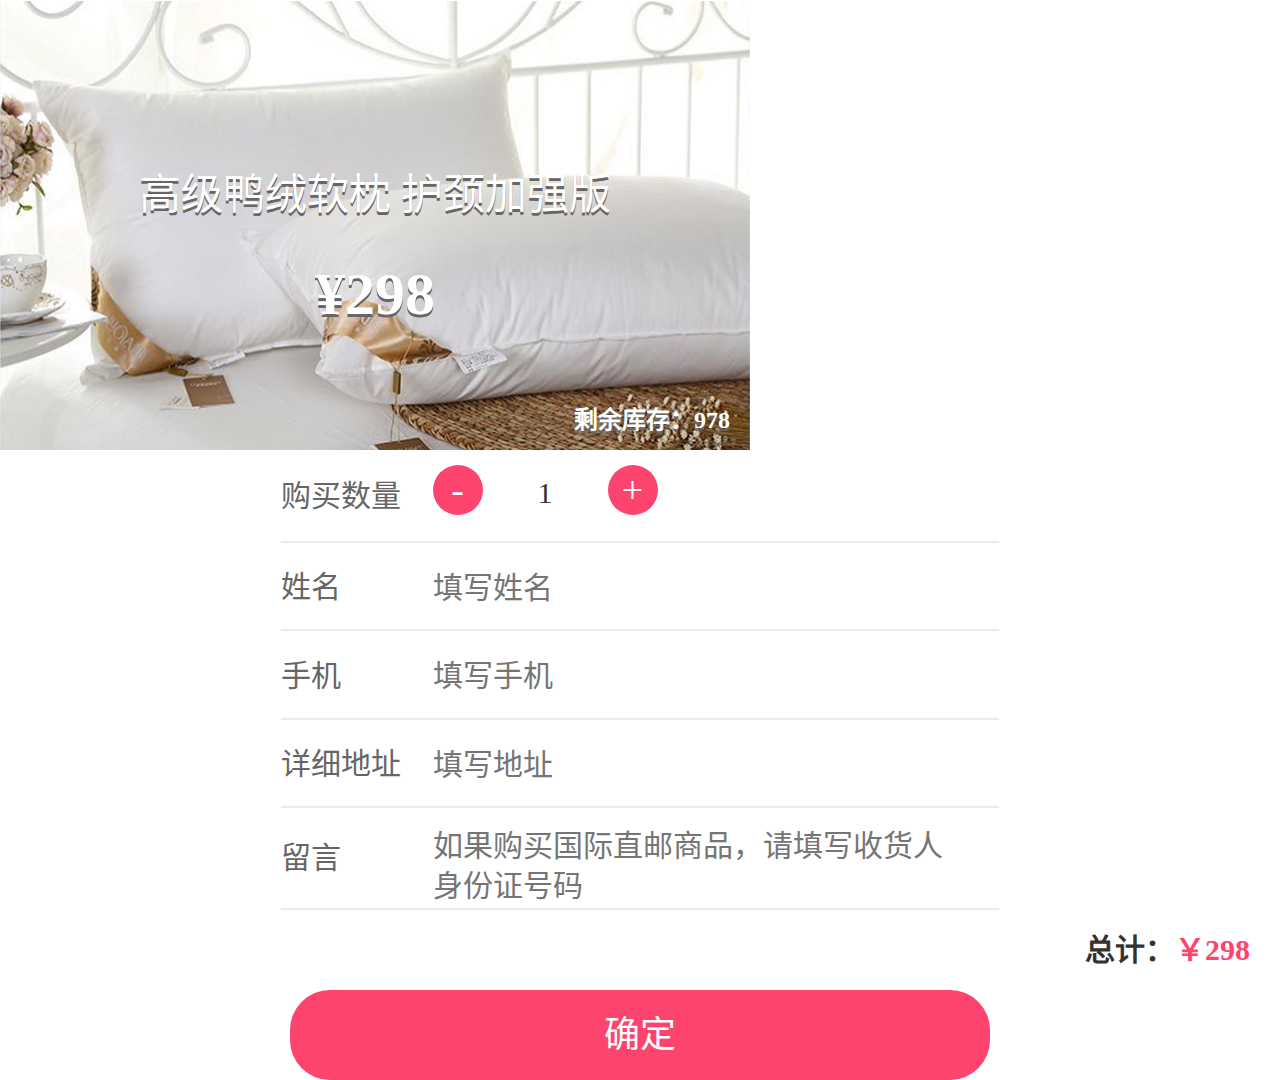
<file: 20161104detail.html>
<!DOCTYPE html>
<html lang="zh-cn" class="no-js">
	<head>
		<meta http-equiv="Content-Type">
		<meta content="text/html; charset=utf-8">
		<meta charset="utf-8">
		<title>会员中心</title>		
		<meta name="viewport" content="target-densitydpi=device-dpi, width=750px, user-scalable=no">
		<meta name="format-detection" content="telephone=no">
		<meta name="format-detection" content="email=no">
		<script src="./js/zepto.min.js"></script>
		<script>
		function adaptscreen(widthnum){
			var DEFAULT_WIDTH = widthnum, // 页面的默认宽度
			ua = navigator.userAgent.toLowerCase(), // 根据 user agent 的信息获取浏览器信息
			deviceWidth = window.screen.width, // 设备的宽度
			devicePixelRatio = window.devicePixelRatio || 1, // 物理像素和设备独立像素的比例，默认为1
			targetDensitydpi;    // Android4.0以下手机不支持viewport的width，需要设置target-densitydpi
			if (ua.indexOf("android") !== -1 && parseFloat(ua.slice(ua.indexOf("android")+8)) < 4) {
				targetDensitydpi = DEFAULT_WIDTH / deviceWidth * devicePixelRatio * 160;
				$('meta[name="viewport"]').attr('content', 'target-densitydpi=' + targetDensitydpi + ', width=device-width, user-scalable=no');
			}else{
				$('meta[name="viewport"]').attr('content', 'target-densitydpi=device-dpi, width='+DEFAULT_WIDTH+'px, user-scalable=no');
			}
		}
		adaptscreen(750);
		</script>      
		<link rel="stylesheet" type="text/css" href="css/reset.css?v=0" />
		<link rel="stylesheet" type="text/css" href="css/index.css?v=0" />
		<link rel="stylesheet" type="text/css" href="css/animations.css?v=0" />
		<link rel="stylesheet" type="text/css" href="css/index20161104.css?v=0" />
	</head>
	<body>
		<div class="detail_wrap">
			<div class="detail-top">
				<img class="cover" src="./imgs/eg/goods_eg.jpg" />
				<div class="name">高级鸭绒软枕 护颈加强版</div>
				<div class="price">¥298</div>
				<div class="rest">剩余库存：978</div>
			</div>
			<div class="detail-main">
				<div class="dm-line">
					<div class="dl-title dib">购买数量</div>
					<div class="dl-form dib"><span class="js-m">-</span><span class="num js-num">1</span><span class="js-a">+</span></div>
				</div>
				<div class="dm-line">
					<div class="dl-title dib">姓名</div>
					<div class="dl-form dib"><input class="dfi dib" type="text" name="" placeholder="填写姓名"></div>
				</div>	
				<div class="dm-line">
					<div class="dl-title dib">手机</div>
					<div class="dl-form dib"><input class="dfi dib" type="text" name="" placeholder="填写手机"></div>
				</div>	
				<div class="dm-line">
					<div class="dl-title dib">详细地址</div>
					<div class="dl-form dib"><input class="dfi dib" type="text" name="" placeholder="填写地址"></div>
				</div>	
				<div class="dm-line">
					<div class="dl-title dib">留言</div>
					<div class="dl-form dib"><textarea class="dft dib" rows="2" placeholder="如果购买国际直邮商品，请填写收货人身份证号码"></textarea></div>
				</div>	
			</div>
			<div class="detail-sum">总计：<span>￥298</span></div>
			<a class="submit-bt" href="javascript:;">确定</a>
		</div>
		<script type="text/javascript">
			$('.js-m').on('tap',function(){
				$('.js-num').html($('.js-num').html() - 1 < 0 ? 0 : $('.js-num').html() - 1)
			})
			$('.js-a').on('tap',function(){
				$('.js-num').html($('.js-num').html() *1 + 1)
			})
		</script>
	</body>
</html>
</file>
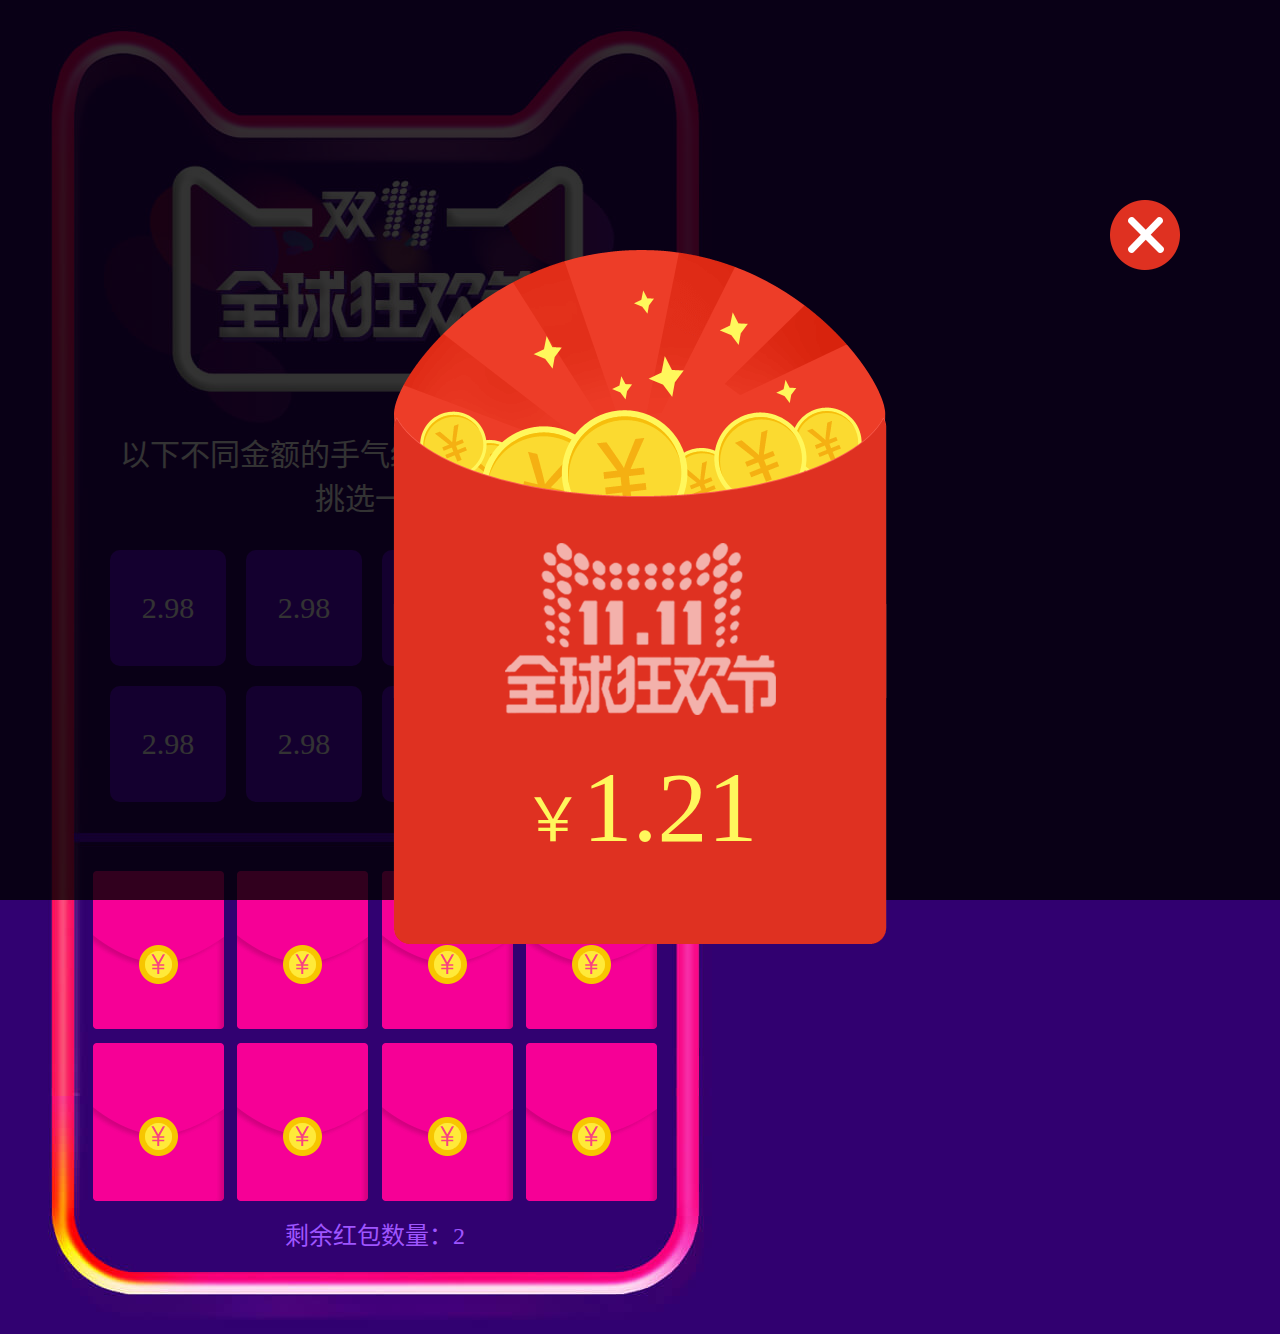
<file: 20161104hongbao.html>
<!DOCTYPE html>
<html lang="zh-cn" class="no-js">
	<head>
		<meta http-equiv="Content-Type">
		<meta content="text/html; charset=utf-8">
		<meta charset="utf-8">
		<title>会员中心</title>		
		<meta name="viewport" content="target-densitydpi=device-dpi, width=750px, user-scalable=no">
		<meta name="format-detection" content="telephone=no">
		<meta name="format-detection" content="email=no">
		<script src="./js/zepto.min.js"></script>
		<script>
		function adaptscreen(widthnum){
			var DEFAULT_WIDTH = widthnum, // 页面的默认宽度
			ua = navigator.userAgent.toLowerCase(), // 根据 user agent 的信息获取浏览器信息
			deviceWidth = window.screen.width, // 设备的宽度
			devicePixelRatio = window.devicePixelRatio || 1, // 物理像素和设备独立像素的比例，默认为1
			targetDensitydpi;    // Android4.0以下手机不支持viewport的width，需要设置target-densitydpi
			if (ua.indexOf("android") !== -1 && parseFloat(ua.slice(ua.indexOf("android")+8)) < 4) {
				targetDensitydpi = DEFAULT_WIDTH / deviceWidth * devicePixelRatio * 160;
				$('meta[name="viewport"]').attr('content', 'target-densitydpi=' + targetDensitydpi + ', width=device-width, user-scalable=no');
			}else{
				$('meta[name="viewport"]').attr('content', 'target-densitydpi=device-dpi, width='+DEFAULT_WIDTH+'px, user-scalable=no');
			}
		}
		adaptscreen(750);
		</script>      
		<link rel="stylesheet" type="text/css" href="css/reset.css?v=0" />
		<link rel="stylesheet" type="text/css" href="css/index.css?v=0" />
		<link rel="stylesheet" type="text/css" href="css/animations.css?v=0" />
		<link rel="stylesheet" type="text/css" href="css/index20161104.css?v=0" />
	</head>
	<body class="hongbao_bg">
		<div class="hongbao_wrap">
			<div class="hw-remind">以下不同金额的手气红包，已被打乱请挑选一个</div>
			<div class="hw-rest">剩余红包数量：<span class="hwr">2</span></div>
			<div class="hw-num-wrap">
				<a class="hw-num" href="javascript:;">2.98</a>
				<a class="hw-num" href="javascript:;">2.98</a>
				<a class="hw-num" href="javascript:;">2.98</a>
				<a class="hw-num" href="javascript:;">2.98</a>
				<a class="hw-num" href="javascript:;">2.98</a>
				<a class="hw-num" href="javascript:;">2.98</a>
				<a class="hw-num" href="javascript:;">2.98</a>
				<a class="hw-num" href="javascript:;">2.98</a>
			</div>
			<div class="hw-red-pocket">
				<a class="hw-rp" href="javascript:;"></a>
				<a class="hw-rp" href="javascript:;"></a>
				<a class="hw-rp" href="javascript:;"></a>
				<a class="hw-rp" href="javascript:;"></a>
				<a class="hw-rp" href="javascript:;"></a>
				<a class="hw-rp" href="javascript:;"></a>
				<a class="hw-rp" href="javascript:;"></a>
				<a class="hw-rp" href="javascript:;"></a>
			</div>
		</div>
		<!-- 红包弹窗 -->
		<div class="window-wrap">
			<div class="window-mask"></div>
			<img class="window-close" src="./imgs/20161104/window_close.png" />
			<div class="window-main">
				<div class="wm-show"><span class="mark">￥</span><span class="num">1.21</span></div>
			</div>
		</div>
		<!-- 红包弹窗end -->

		<script>
			$(function(){
				$('.window-mask').on('tap',function(){
					$('.window-wrap').addClass('hide');
				})
			})
		</script>
	</body>
</html>
</file>
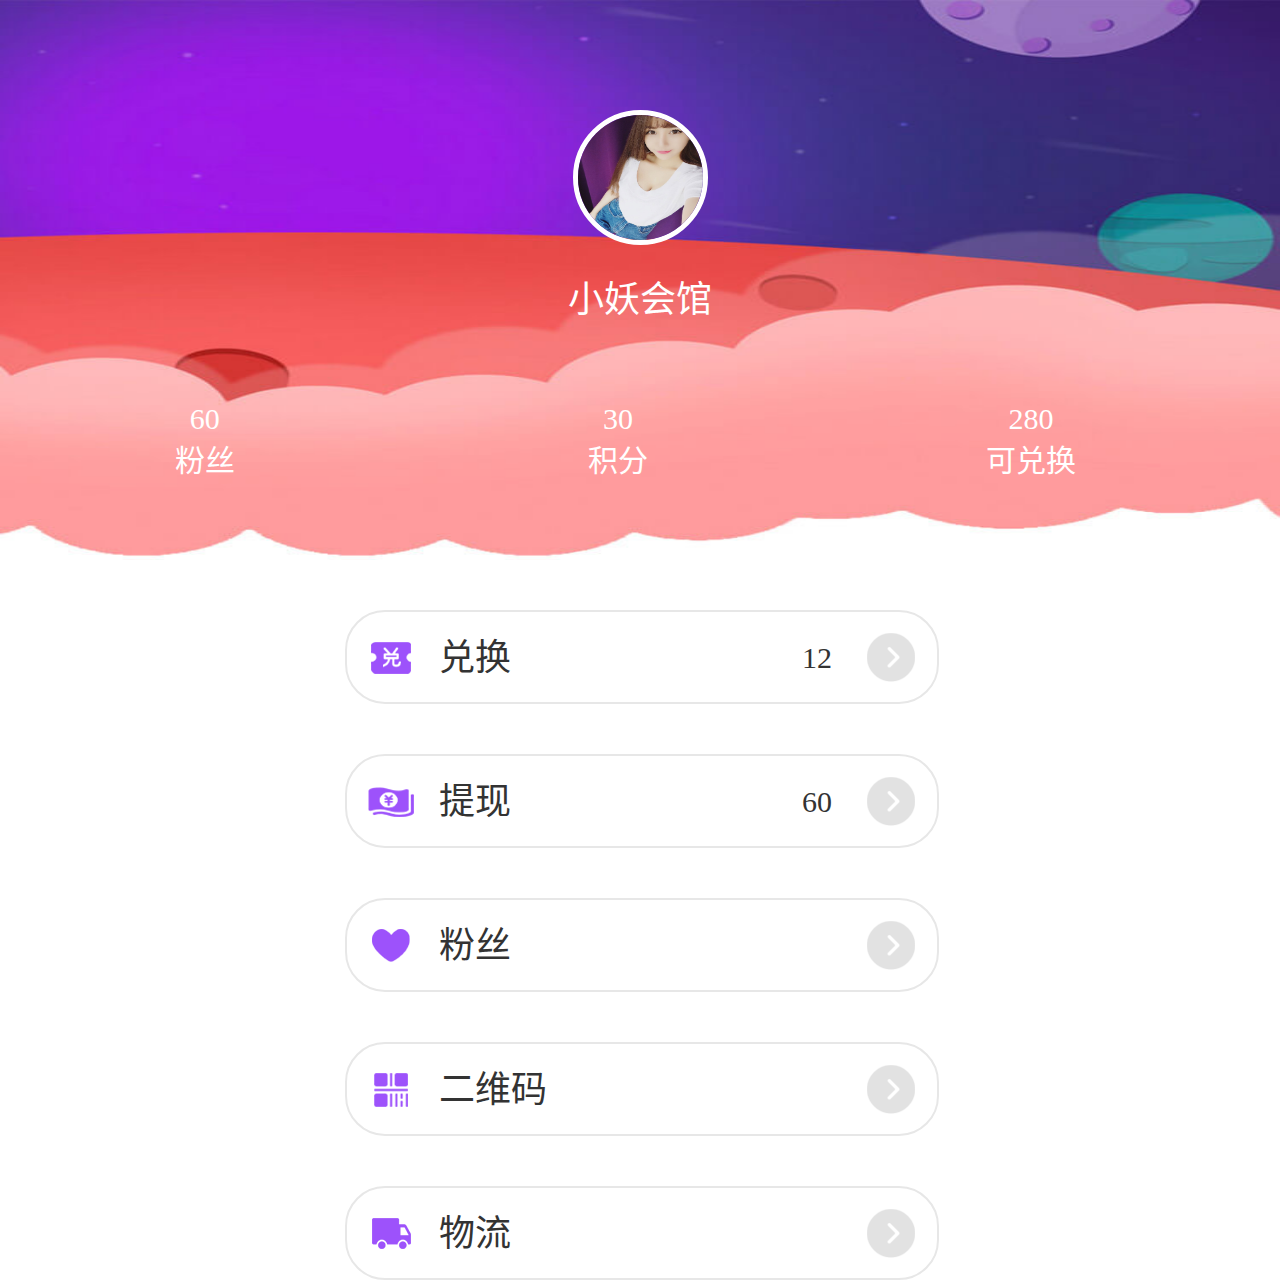
<file: 20161104index.html>
<!DOCTYPE html>
<html lang="zh-cn" class="no-js">
	<head>
		<meta http-equiv="Content-Type">
		<meta content="text/html; charset=utf-8">
		<meta charset="utf-8">
		<title>会员中心</title>		
		<meta name="viewport" content="target-densitydpi=device-dpi, width=750px, user-scalable=no">
		<meta name="format-detection" content="telephone=no">
		<meta name="format-detection" content="email=no">
		<script src="./js/zepto.min.js"></script>
		<script>
		function adaptscreen(widthnum){
			var DEFAULT_WIDTH = widthnum, // 页面的默认宽度
			ua = navigator.userAgent.toLowerCase(), // 根据 user agent 的信息获取浏览器信息
			deviceWidth = window.screen.width, // 设备的宽度
			devicePixelRatio = window.devicePixelRatio || 1, // 物理像素和设备独立像素的比例，默认为1
			targetDensitydpi;    // Android4.0以下手机不支持viewport的width，需要设置target-densitydpi
			if (ua.indexOf("android") !== -1 && parseFloat(ua.slice(ua.indexOf("android")+8)) < 4) {
				targetDensitydpi = DEFAULT_WIDTH / deviceWidth * devicePixelRatio * 160;
				$('meta[name="viewport"]').attr('content', 'target-densitydpi=' + targetDensitydpi + ', width=device-width, user-scalable=no');
			}else{
				$('meta[name="viewport"]').attr('content', 'target-densitydpi=device-dpi, width='+DEFAULT_WIDTH+'px, user-scalable=no');
			}
		}
		adaptscreen(750);
		</script>      
		<link rel="stylesheet" type="text/css" href="css/reset.css?v=0" />
		<link rel="stylesheet" type="text/css" href="css/index.css?v=0" />
		<link rel="stylesheet" type="text/css" href="css/animations.css?v=0" />
		<link rel="stylesheet" type="text/css" href="css/index20161104.css?v=0" />
	</head>
	<body>
		<div class="center_wrap">
			<div class="center_top">
				<img class="ct_head" src="./imgs/eg/photo_eg.jpg" />
				<div class="ct_name">小妖会馆</div>
				<div class="ct_state">
					<div class="dib unit">
						<p>60</p>
						<p>粉丝</p>
					</div>
					<div class="dib unit">
						<p>30</p>
						<p>积分</p>
					</div>
					<div class="dib unit">
						<p>280</p>
						<p>可兑换</p>
					</div>
				</div>
			</div>
			<div class="center_main">
				<ul>
					<li>
						<a class="li-wrap" href="javascript:;">
							<div class="mark dib duihuan"></div>
							<div class="name dib">兑换</div>
							<div class="num dib">12</div>
						</a>
					</li>
					<li>
						<a class="li-wrap" href="javascript:;">
							<div class="mark dib tixian"></div>
							<div class="name dib">提现</div>
							<div class="num dib">60</div>
						</a>
					</li>
					<li>
						<a class="li-wrap" href="javascript:;">
							<div class="mark dib fensi"></div>
							<div class="name dib">粉丝</div>
						</a>
					</li>
					<li>
						<a class="li-wrap" href="javascript:;">
							<div class="mark dib qrcode"></div>
							<div class="name dib">二维码</div>
						</a>
					</li>
					<li>
						<a class="li-wrap" href="javascript:;">
							<div class="mark dib flow"></div>
							<div class="name dib">物流</div>
						</a>
					</li>
				</ul>
			</div>
		</div>
	</body>
</html>
</file>
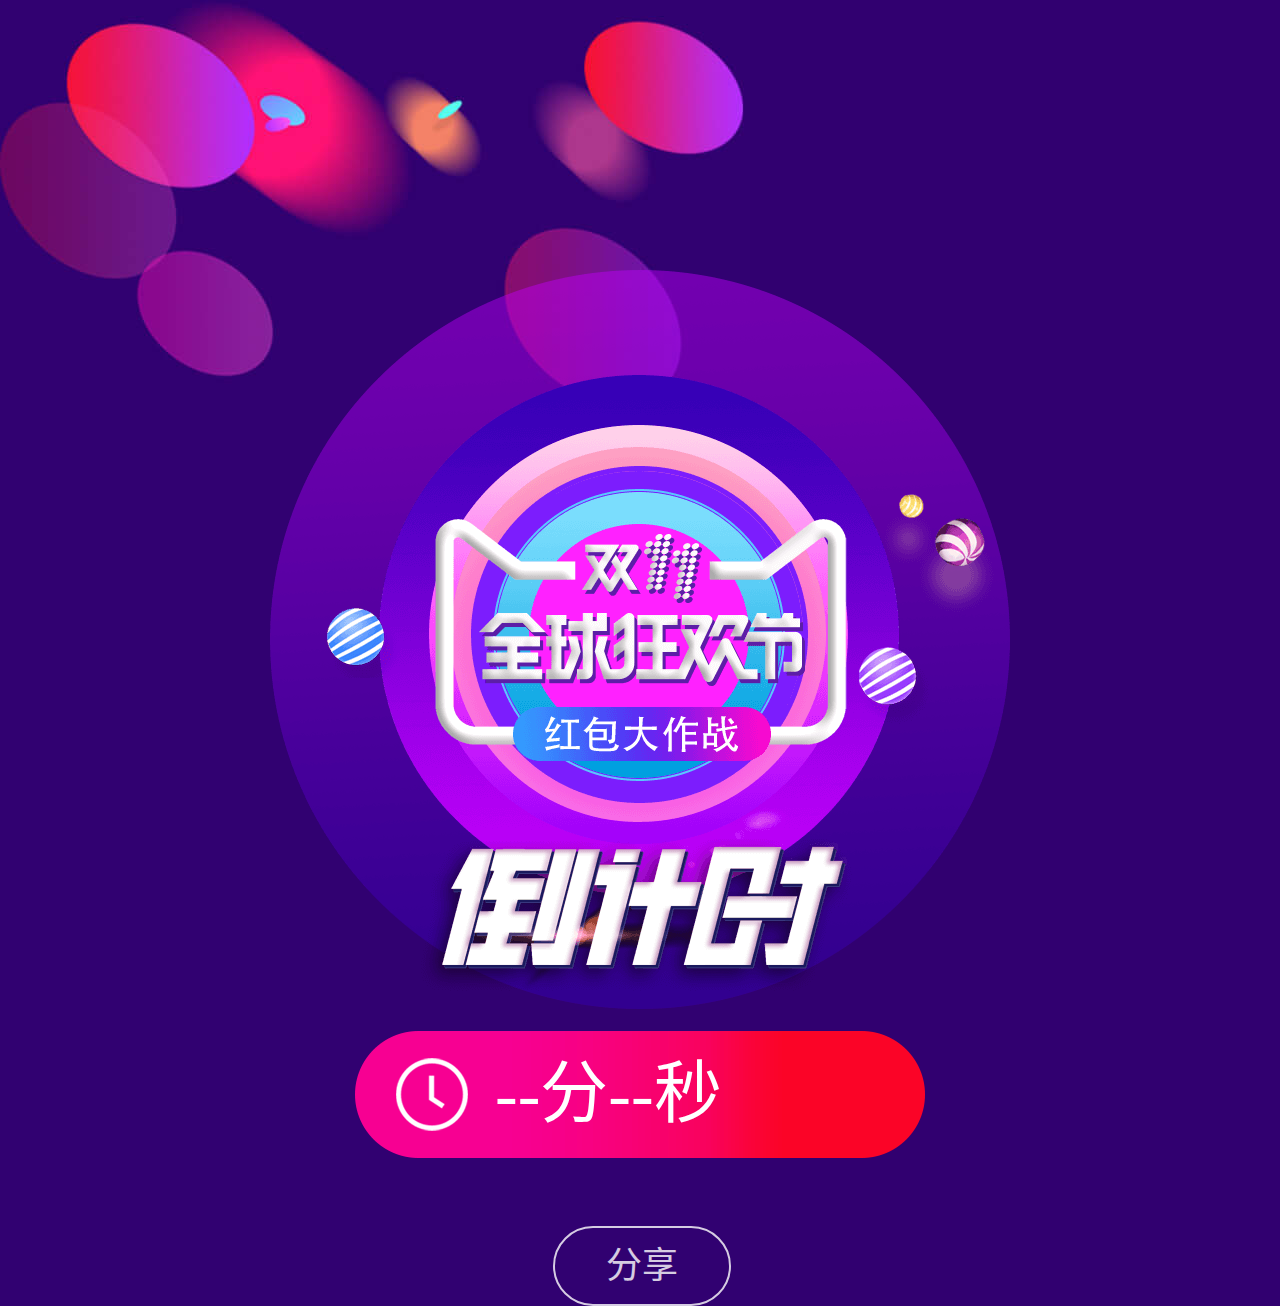
<file: 20161104timeout.html>
<!DOCTYPE html>
<html lang="zh-cn" class="no-js">
	<head>
		<meta http-equiv="Content-Type">
		<meta content="text/html; charset=utf-8">
		<meta charset="utf-8">
		<title>会员中心</title>		
		<meta name="viewport" content="target-densitydpi=device-dpi, width=750px, user-scalable=no">
		<meta name="format-detection" content="telephone=no">
		<meta name="format-detection" content="email=no">
		<script src="./js/zepto.min.js"></script>
		<script>
		function adaptscreen(widthnum){
			var DEFAULT_WIDTH = widthnum, // 页面的默认宽度
			ua = navigator.userAgent.toLowerCase(), // 根据 user agent 的信息获取浏览器信息
			deviceWidth = window.screen.width, // 设备的宽度
			devicePixelRatio = window.devicePixelRatio || 1, // 物理像素和设备独立像素的比例，默认为1
			targetDensitydpi;    // Android4.0以下手机不支持viewport的width，需要设置target-densitydpi
			if (ua.indexOf("android") !== -1 && parseFloat(ua.slice(ua.indexOf("android")+8)) < 4) {
				targetDensitydpi = DEFAULT_WIDTH / deviceWidth * devicePixelRatio * 160;
				$('meta[name="viewport"]').attr('content', 'target-densitydpi=' + targetDensitydpi + ', width=device-width, user-scalable=no');
			}else{
				$('meta[name="viewport"]').attr('content', 'target-densitydpi=device-dpi, width='+DEFAULT_WIDTH+'px, user-scalable=no');
			}
		}
		adaptscreen(750);
		</script>      
		<link rel="stylesheet" type="text/css" href="css/reset.css?v=0" />
		<link rel="stylesheet" type="text/css" href="css/index.css?v=0" />
		<link rel="stylesheet" type="text/css" href="css/animations.css?v=0" />
		<link rel="stylesheet" type="text/css" href="css/index20161104.css?v=0" />
	</head>
	<body class="timeout_bg">
		<div class="timeout_wrap">
			<img class="tw-main2 pt-page-bigAndSmall" src="./imgs/20161104/timeout_main2.png" alt="">
			<img class="tw-main" src="./imgs/20161104/timeout_main.png" alt="">
			<div class="tw-timeout" lasttime="50000">--分--秒</div>
			<div class="tw-share">分享</div>
		</div>
		<script>
		var curDate = new Date();
		var timer={};
		$(function(){
			daojishi();
		})

		/*倒计时*/
		function formatSeconds(value) {
		    var theTime = parseInt(value);// 秒
		    var theTime1 = 0;// 分
		    var theTime2 = 0;// 小时
		    if(theTime > 60) {
		        theTime1 = parseInt(theTime/60);
		        theTime = parseInt(theTime%60);
		        //     if(theTime1 > 60) {
		        //     theTime2 = parseInt(theTime1/60);
		        //     theTime1 = parseInt(theTime1%60);
		        // }
		    }
		        var result = ""+parseInt(theTime)+"秒";
		        if(theTime1 > 0) {
		            result = ""+parseInt(theTime1)+"分"+result;
		        }
		        if(theTime2 > 0 && theTime2 < 24) {
		            result = ""+parseInt(theTime2)+"小时"+result;
		        }else if(theTime2 > 0 && theTime2 >= 24){
		            result = "" +parseInt(theTime2/24) + "天" + parseInt(theTime2%24) + "小时"+result;
		        }
		    return result;
		}

		function daojishi(){
			timer = setInterval(function(){
				var tmpDate = new Date();
				$('[lasttime]').each(function(){
					var restsecond = $(this).attr('lasttime');
					var restNow = parseInt((restsecond * 1000  - (tmpDate - curDate))/1000);
					//console.log(restNow);
					if(restNow < 0){
						restNow = 0;
						/*倒计时结束逻辑*/
						window.location.href = window.location.href;
					}else{
						$(this).html(formatSeconds(restNow))					
					}
				})
			},1000)
		}
		</script>
	</body>
</html>
</file>
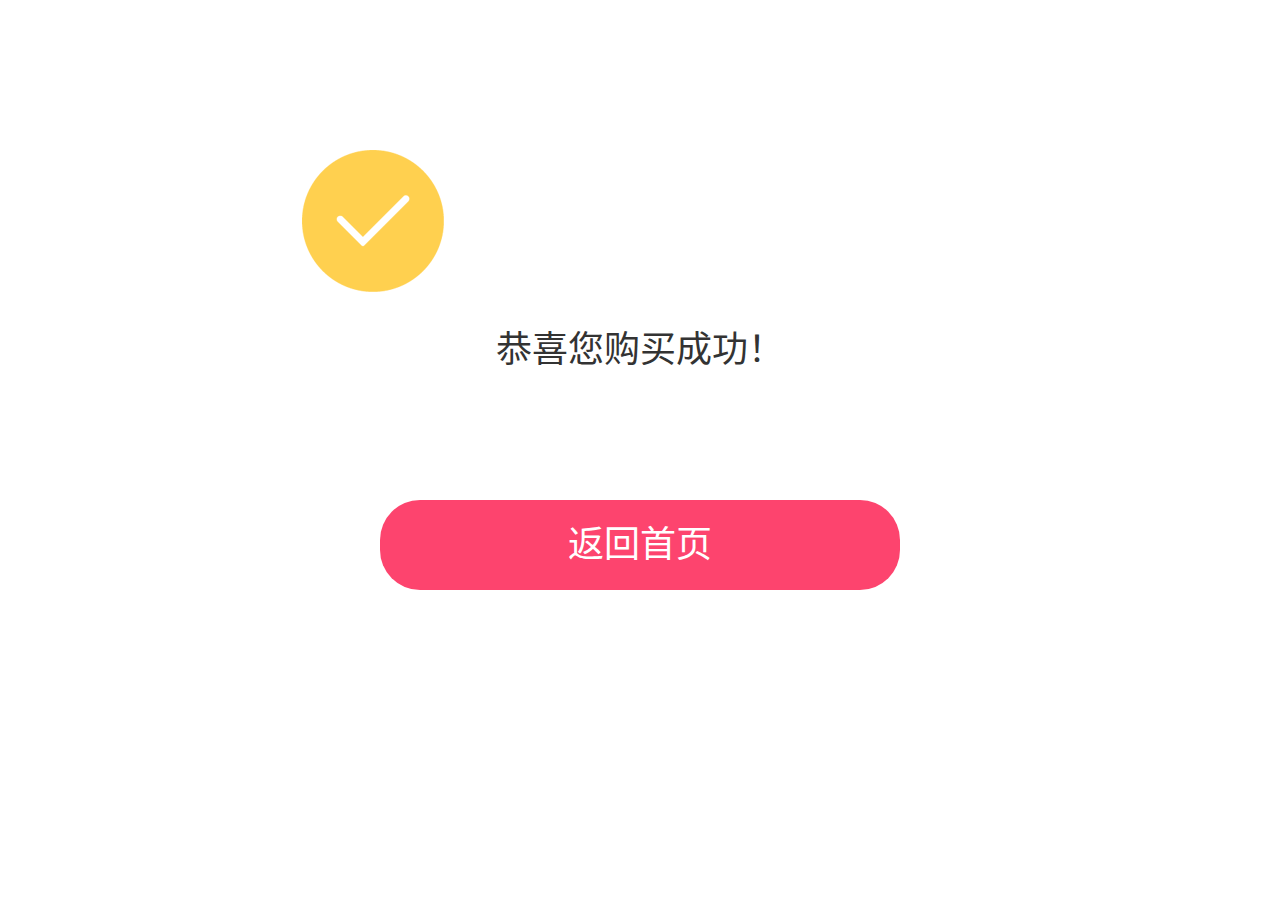
<file: 20161105success.html>
<!DOCTYPE html>
<html lang="zh-cn" class="no-js">
	<head>
		<meta http-equiv="Content-Type">
		<meta content="text/html; charset=utf-8">
		<meta charset="utf-8">
		<title>会员中心</title>		
		<meta name="viewport" content="target-densitydpi=device-dpi, width=750px, user-scalable=no">
		<meta name="format-detection" content="telephone=no">
		<meta name="format-detection" content="email=no">
		<script src="./js/zepto.min.js"></script>
		<script>
		function adaptscreen(widthnum){
			var DEFAULT_WIDTH = widthnum, // 页面的默认宽度
			ua = navigator.userAgent.toLowerCase(), // 根据 user agent 的信息获取浏览器信息
			deviceWidth = window.screen.width, // 设备的宽度
			devicePixelRatio = window.devicePixelRatio || 1, // 物理像素和设备独立像素的比例，默认为1
			targetDensitydpi;    // Android4.0以下手机不支持viewport的width，需要设置target-densitydpi
			if (ua.indexOf("android") !== -1 && parseFloat(ua.slice(ua.indexOf("android")+8)) < 4) {
				targetDensitydpi = DEFAULT_WIDTH / deviceWidth * devicePixelRatio * 160;
				$('meta[name="viewport"]').attr('content', 'target-densitydpi=' + targetDensitydpi + ', width=device-width, user-scalable=no');
			}else{
				$('meta[name="viewport"]').attr('content', 'target-densitydpi=device-dpi, width='+DEFAULT_WIDTH+'px, user-scalable=no');
			}
		}
		adaptscreen(750);
		</script>      
		<link rel="stylesheet" type="text/css" href="css/reset.css?v=0" />
		<link rel="stylesheet" type="text/css" href="css/index.css?v=0" />
		<link rel="stylesheet" type="text/css" href="css/animations.css?v=0" />
		<link rel="stylesheet" type="text/css" href="css/index20161104.css?v=0" />
	</head>
	<body>
		<div class="success_wrap">
			<img class="success_icon" src="./imgs/20161104/success.png" />
			<div class="success_tips">恭喜您购买成功！</div>
			<a class="success_back" href="javascript:;">返回首页</a>
		</div>
	</body>
</html>
</file>
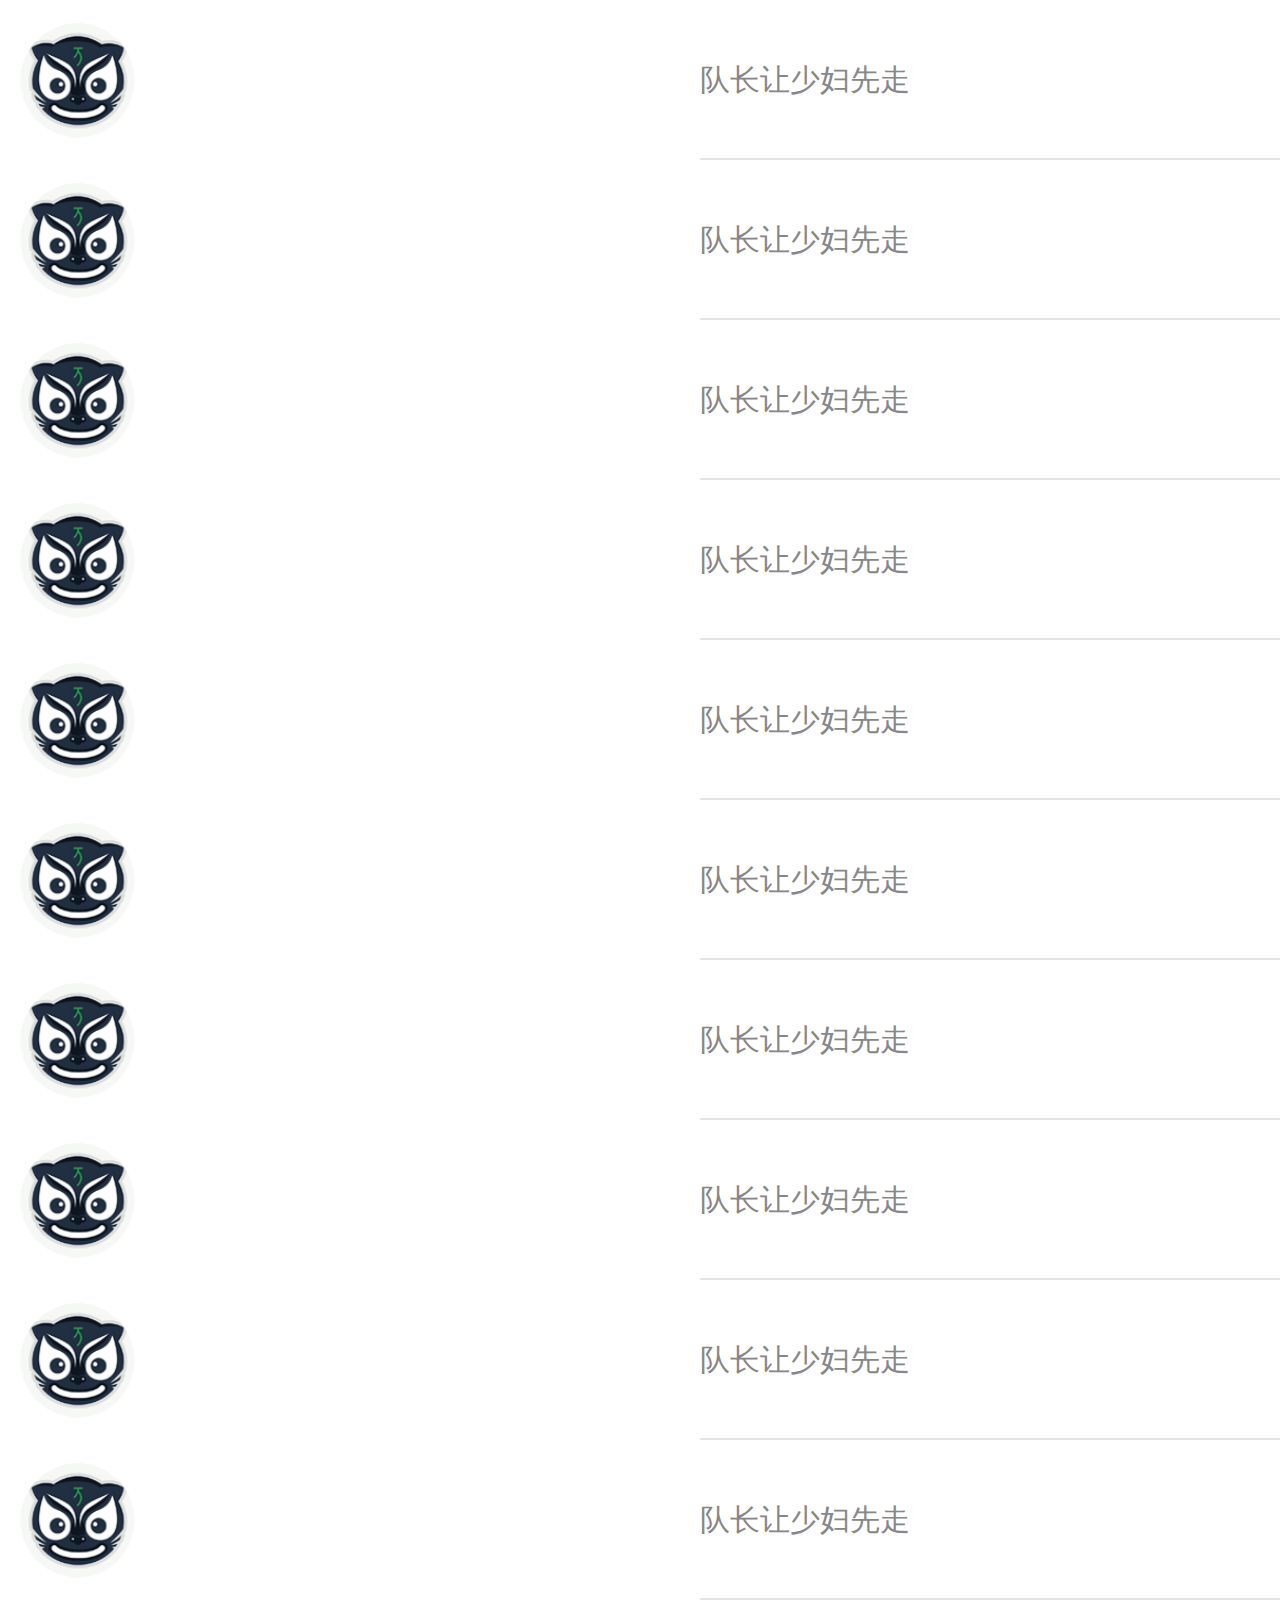
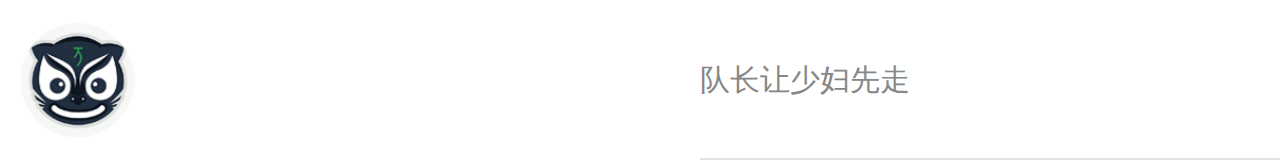
<file: fanlist.html>
<!DOCTYPE html>
<html>
<head>
	<meta name="format-detection" content="telephone=no">
	<meta name="format-detection" content="email=no"> 
	<meta http-equiv="Content-Type">
	<meta content="text/html; charset=utf-8">
	<meta charset="utf-8">
	<meta name="viewport" content="target-densitydpi=device-dpi, width=750px, user-scalable=no">
	<title>我的粉丝</title>
	<link rel="stylesheet" type="text/css" href="./css/reset.css?v=2" />
	<link rel="stylesheet" type="text/css" href="./css/index.css?v=2" />
	<style type="text/css">
		
		.main-wrap.fanlist{

		}

		.main-wrap.fanlist .fan-ul{
			position: relative;
		}

		.main-wrap.fanlist .fan-ul li{
			position: relative;
			height: 160px;
			line-height: 160px;
			overflow: hidden;
		}

		.main-wrap.fanlist .list-cover{
		   padding-left: 20px;
		   padding-right: 20px;
		   vertical-align: top;
		}

		.main-wrap.fanlist .cover{
			width: 115px;
			height: 115px;
			border-radius: 50%;
		}

		.main-wrap.fanlist .list-nickname{
			width: 580px;
			height: 160px;
			line-height: 160px;
			border-bottom: 2px solid #e3e3e3;
			vertical-align: top;
			font-size: 30px;
			white-space: nowrap;
			overflow: hidden;
			text-overflow: ellipsis;
			box-sizing: border-box;
		}

		.main-wrap.fanlist .loader {
			position: fixed;
		    box-sizing: border-box;
		    display: flex;
		    flex: 0 1 auto;
		    flex-direction: column;
		    flex-grow: 1;
		    flex-shrink: 0;
		    flex-basis: 25%;
		    max-width: 25%;
		    height: 80px;
		    align-items: center;
		    justify-content: center;
		    left: 50%;
		    bottom: 0px;
		    margin-left: -30px;
		}
		
		.main-wrap.fanlist .loader {
			position: fixed;
		    box-sizing: border-box;
		    display: flex;
		    flex: 0 1 auto;
		    flex-direction: column;
		    flex-grow: 1;
		    flex-shrink: 0;
		    flex-basis: 25%;
		    max-width: 25%;
		    height: 80px;
		    align-items: center;
		    justify-content: center;
		    left: 50%;
		    bottom: 0px;
		    margin-left: -30px;
		}


		@-webkit-keyframes ball-pulse-sync {
		  33% {
		    -webkit-transform: translateY(10px);
		            transform: translateY(10px); }

		  66% {
		    -webkit-transform: translateY(-10px);
		            transform: translateY(-10px); }

		  100% {
		    -webkit-transform: translateY(0);
		            transform: translateY(0); } }

		@keyframes ball-pulse-sync {
		  33% {
		    -webkit-transform: translateY(10px);
		            transform: translateY(10px); }

		  66% {
		    -webkit-transform: translateY(-10px);
		            transform: translateY(-10px); }

		  100% {
		    -webkit-transform: translateY(0);
		            transform: translateY(0); } }

		.ball-pulse-sync > div:nth-child(0) {
		  -webkit-animation: ball-pulse-sync 0.6s 0s infinite ease-in-out;
		          animation: ball-pulse-sync 0.6s 0s infinite ease-in-out; }
		.ball-pulse-sync > div:nth-child(1) {
		  -webkit-animation: ball-pulse-sync 0.6s 0.07s infinite ease-in-out;
		          animation: ball-pulse-sync 0.6s 0.07s infinite ease-in-out; }
		.ball-pulse-sync > div:nth-child(2) {
		  -webkit-animation: ball-pulse-sync 0.6s 0.14s infinite ease-in-out;
		          animation: ball-pulse-sync 0.6s 0.14s infinite ease-in-out; }
		.ball-pulse-sync > div:nth-child(3) {
		  -webkit-animation: ball-pulse-sync 0.6s 0.21s infinite ease-in-out;
		          animation: ball-pulse-sync 0.6s 0.21s infinite ease-in-out; }
		.ball-pulse-sync > div {
		  background-color: #333;
		  width: 15px;
		  height: 15px;
		  border-radius: 50%;
		  margin: 2px;
		  -webkit-animation-fill-mode: both;
		          animation-fill-mode: both;
		  display: inline-block; 
		}
	</style>
</head>
<body>
<div class="main-wrap fanlist">
	<ul class="fan-ul">
		<li>
			<div class="list-cover l">
				<img class="cover dib" src="./img/list_cover.png" />
			</div>
			<div class="list-nickname r">队长让少妇先走</div>
		</li>
		<li>
			<div class="list-cover l">
				<img class="cover dib" src="./img/list_cover.png" />
			</div>
			<div class="list-nickname r">队长让少妇先走</div>
		</li>
		<li>
			<div class="list-cover l">
				<img class="cover dib" src="./img/list_cover.png" />
			</div>
			<div class="list-nickname r">队长让少妇先走</div>
		</li>
		<li>
			<div class="list-cover l">
				<img class="cover dib" src="./img/list_cover.png" />
			</div>
			<div class="list-nickname r">队长让少妇先走</div>
		</li>
		<li>
			<div class="list-cover l">
				<img class="cover dib" src="./img/list_cover.png" />
			</div>
			<div class="list-nickname r">队长让少妇先走</div>
		</li>
		<li>
			<div class="list-cover l">
				<img class="cover dib" src="./img/list_cover.png" />
			</div>
			<div class="list-nickname r">队长让少妇先走</div>
		</li>
		<li>
			<div class="list-cover l">
				<img class="cover dib" src="./img/list_cover.png" />
			</div>
			<div class="list-nickname r">队长让少妇先走</div>
		</li>
		<li>
			<div class="list-cover l">
				<img class="cover dib" src="./img/list_cover.png" />
			</div>
			<div class="list-nickname r">队长让少妇先走</div>
		</li>
		<li>
			<div class="list-cover l">
				<img class="cover dib" src="./img/list_cover.png" />
			</div>
			<div class="list-nickname r">队长让少妇先走</div>
		</li>
		<li>
			<div class="list-cover l">
				<img class="cover dib" src="./img/list_cover.png" />
			</div>
			<div class="list-nickname r">队长让少妇先走</div>
		</li>
		<li>
			<div class="list-cover l">
				<img class="cover dib" src="./img/list_cover.png" />
			</div>
			<div class="list-nickname r">队长让少妇先走</div>
		</li>
	</ul>

	<div class="loader hide js-loader">
	    <div class="loader-inner ball-pulse-sync">
	      	<div></div>
	      	<div></div>
	      	<div></div>
	    </div>
	</div>

</div>

<div class="ck-temp hide">
	<li>
		<div class="list-cover l">
			<img class="cover dib" src="./img/list_cover.png" />
		</div>
		<div class="list-nickname r">队长让少妇先走</div>
	</li>
	<li>
		<div class="list-cover l">
			<img class="cover dib" src="./img/list_cover.png" />
		</div>
		<div class="list-nickname r">队长让少妇先走</div>
	</li>
	<li>
		<div class="list-cover l">
			<img class="cover dib" src="./img/list_cover.png" />
		</div>
		<div class="list-nickname r">队长让少妇先走</div>
	</li>
	<li>
		<div class="list-cover l">
			<img class="cover dib" src="./img/list_cover.png" />
		</div>
		<div class="list-nickname r">队长让少妇先走</div>
	</li>
	<li>
		<div class="list-cover l">
			<img class="cover dib" src="./img/list_cover.png" />
		</div>
		<div class="list-nickname r">队长让少妇先走</div>
	</li>
	<li>
		<div class="list-cover l">
			<img class="cover dib" src="./img/list_cover.png" />
		</div>
		<div class="list-nickname r">队长让少妇先走</div>
	</li>
	<li>
		<div class="list-cover l">
			<img class="cover dib" src="./img/list_cover.png" />
		</div>
		<div class="list-nickname r">队长让少妇先走</div>
	</li>
	<li>
		<div class="list-cover l">
			<img class="cover dib" src="./img/list_cover.png" />
		</div>
		<div class="list-nickname r">队长让少妇先走</div>
	</li>
	<li>
		<div class="list-cover l">
			<img class="cover dib" src="./img/list_cover.png" />
		</div>
		<div class="list-nickname r">队长让少妇先走</div>
	</li>
	<li>
		<div class="list-cover l">
			<img class="cover dib" src="./img/list_cover.png" />
		</div>
		<div class="list-nickname r">队长让少妇先走</div>
	</li>
</div>

<script type="text/javascript" src = "./js/jquery-3.1.0.min.js"></script>
<script type="text/javascript">
$(function(){
	adaptscreen(750);

	/*滚动到底部的代码*/
	function onBottomEven(){
		console.log('onBottomEven');
		$('.js-loader').removeClass('hide');
		setTimeout(function(){
			$('.fan-ul').append($('.ck-temp').html());
			$('.js-loader').addClass('hide');
		},1000)

	}



	$(window).scroll(function(){
	　　var scrollTop = $(this).scrollTop();
	　　var scrollHeight = $(document).height();
	　　var windowHeight = $(this).height();
		console.log(scrollHeight,scrollTop,windowHeight);
	　　if(scrollHeight - scrollTop <= windowHeight + 10){
	　　　　onBottomEven();
	　　}
	});
})
function adaptscreen(widthnum){
	var DEFAULT_WIDTH = widthnum, // 页面的默认宽度
	ua = navigator.userAgent.toLowerCase(), // 根据 user agent 的信息获取浏览器信息
	deviceWidth = window.screen.width, // 设备的宽度
	devicePixelRatio = window.devicePixelRatio || 1, // 物理像素和设备独立像素的比例，默认为1
	targetDensitydpi;    // Android4.0以下手机不支持viewport的width，需要设置target-densitydpi
	if (ua.indexOf("android") !== -1 && parseFloat(ua.slice(ua.indexOf("android")+8)) < 4) {
	targetDensitydpi = DEFAULT_WIDTH / deviceWidth * devicePixelRatio * 160;
	$('meta[name="viewport"]').attr('content', 'target-densitydpi=' + targetDensitydpi + ', width=device-width, user-scalable=no');
	}else{
		$('meta[name="viewport"]').attr('content', 'target-densitydpi=device-dpi, width='+DEFAULT_WIDTH+'px, user-scalable=no');
	}
}
</script>
</body>
</html>
</file>
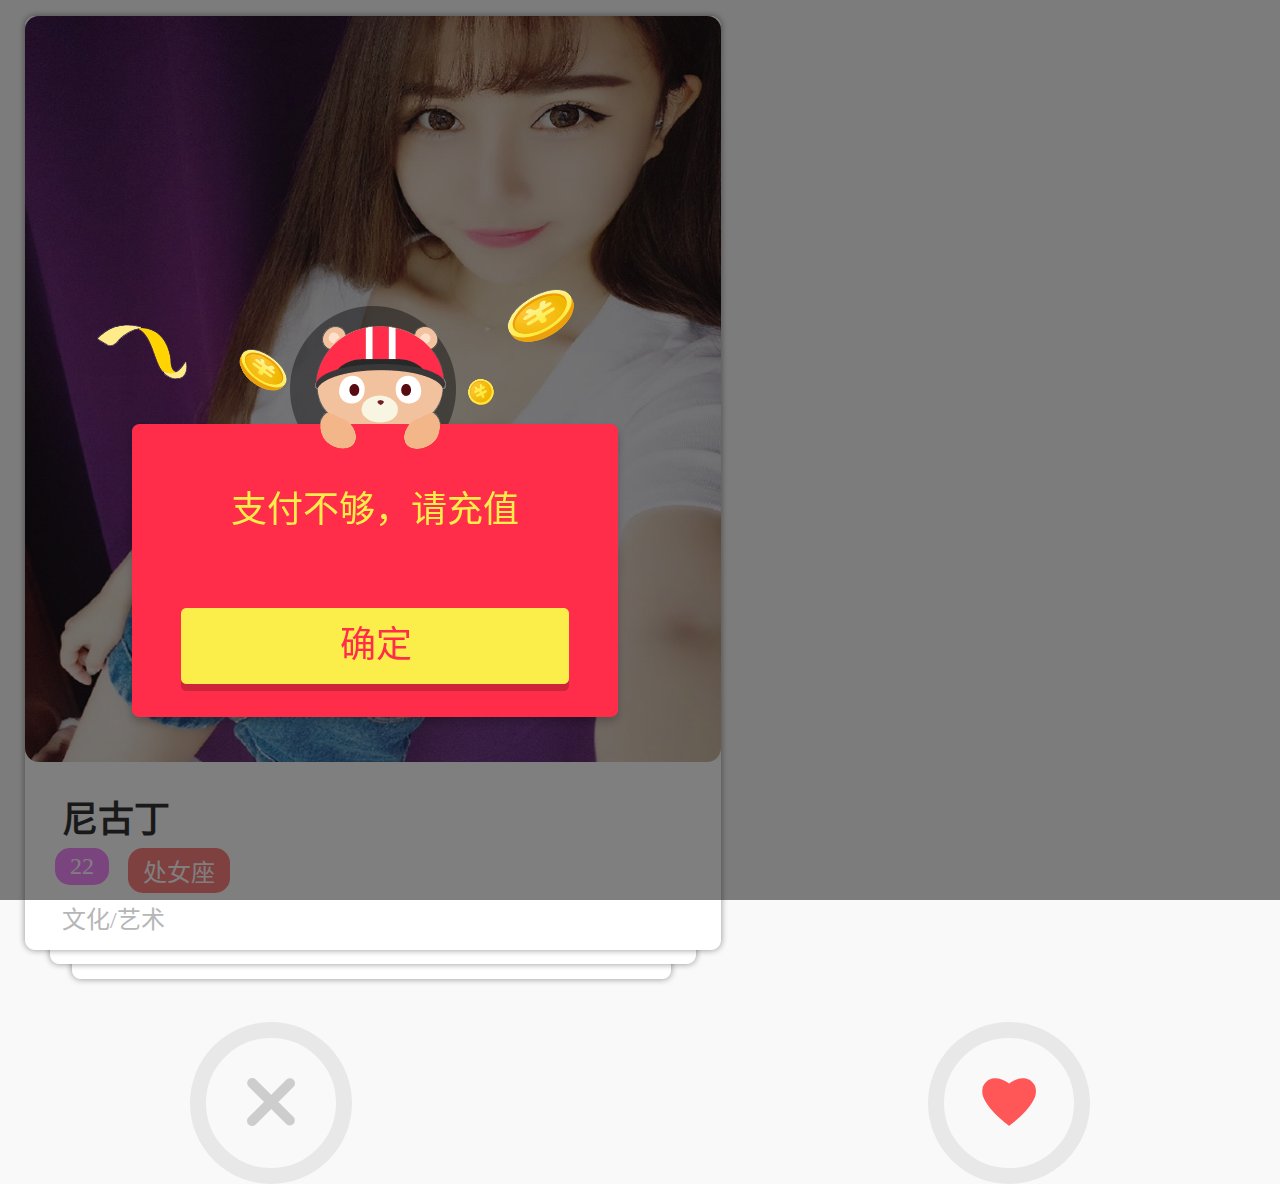
<file: fanpai.html>
<!DOCTYPE html>
<html lang="zh-cn" class="no-js">
	<head>
		<meta http-equiv="Content-Type">
		<meta content="text/html; charset=utf-8">
		<meta charset="utf-8">
		<title>小妖会馆</title>		
		<meta name="viewport" content="target-densitydpi=device-dpi, width=750px, user-scalable=no">
		<meta name="format-detection" content="telephone=no">
		<meta name="format-detection" content="email=no">
		<script src="./js/zepto.min.js"></script>
		<script>
		function adaptscreen(widthnum){
			var DEFAULT_WIDTH = widthnum, // 页面的默认宽度
			ua = navigator.userAgent.toLowerCase(), // 根据 user agent 的信息获取浏览器信息
			deviceWidth = window.screen.width, // 设备的宽度
			devicePixelRatio = window.devicePixelRatio || 1, // 物理像素和设备独立像素的比例，默认为1
			targetDensitydpi;    // Android4.0以下手机不支持viewport的width，需要设置target-densitydpi
			if (ua.indexOf("android") !== -1 && parseFloat(ua.slice(ua.indexOf("android")+8)) < 4) {
				targetDensitydpi = DEFAULT_WIDTH / deviceWidth * devicePixelRatio * 160;
				$('meta[name="viewport"]').attr('content', 'target-densitydpi=' + targetDensitydpi + ', width=device-width, user-scalable=no');
			}else{
				$('meta[name="viewport"]').attr('content', 'target-densitydpi=device-dpi, width='+DEFAULT_WIDTH+'px, user-scalable=no');
			}
		}
		adaptscreen(750);
		</script>      
		<link rel="stylesheet" type="text/css" href="css/reset.css?v=0" />
		<link rel="stylesheet" type="text/css" href="css/index.css?v=0" />
		<link rel="stylesheet" type="text/css" href="css/animations.css?v=0" />
		<link rel="stylesheet" type="text/css" href="css/usercenter.css?v=0" />
	</head>
	<body class="bg-grey">
		<div class="fanpai-main">
			<img class="fanpai-cover" src="./imgs/eg/photo_eg.jpg" />
			<a class="radio-play" href="javascript:;"></a>
			<div class="name">尼古丁</div>
			<div class="age">22</div>
			<div class="constellation">处女座</div>
			<div class="hobby">文化/艺术</div>
		</div>
		<div class="ctrl-main">
			<div class="cm-bt left like"></div>
			<div class="cm-bt right like"></div>
		</div>


		<!-- 消息弹窗 hide 隐藏 -->
		<div class="msg-window">
			<div class="mw-mask"></div>
			<div class="mw-main">
				<div class="mwm-tips">支付不够，请充值</div>
				<a class="mwm-bt" href="javascript:;">确定</a>
			</div>
		</div>
		<!-- 消息弹窗end -->

	</body>
</html>
</file>
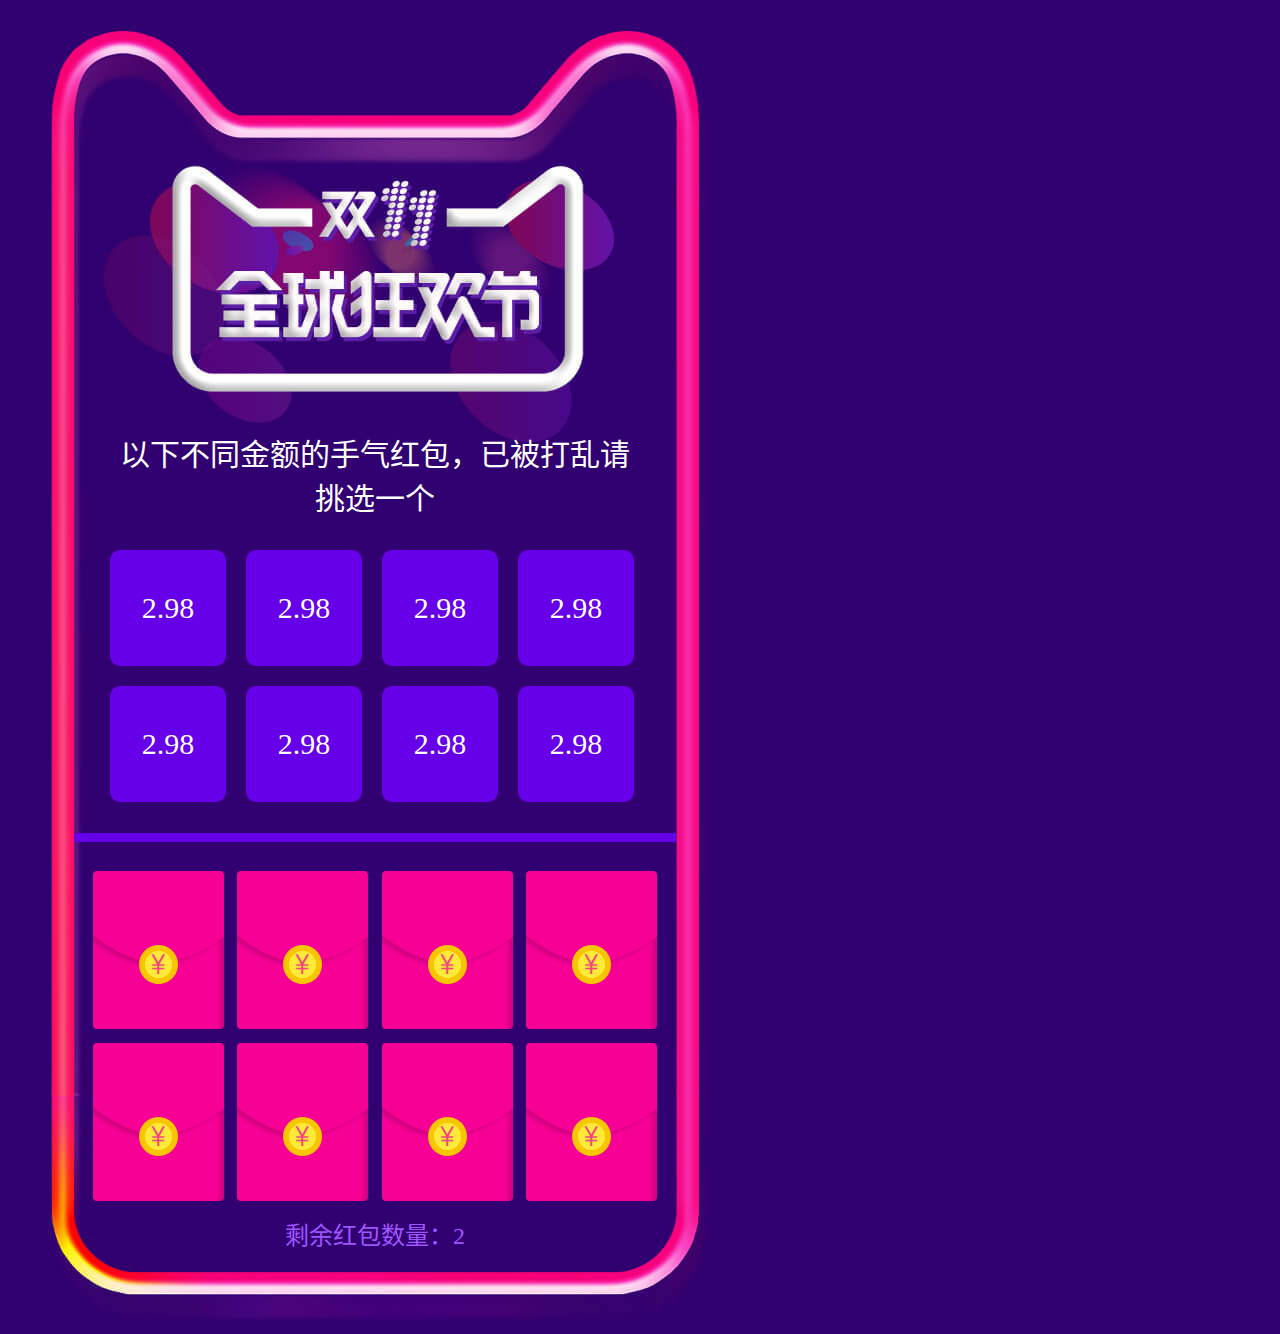
<file: hongbao20161104.html>
<!DOCTYPE html>
<html lang="zh-cn" class="no-js">
	<head>
		<meta http-equiv="Content-Type">
		<meta content="text/html; charset=utf-8">
		<meta charset="utf-8">
		<title>会员中心</title>		
		<meta name="viewport" content="target-densitydpi=device-dpi, width=750px, user-scalable=no">
		<meta name="format-detection" content="telephone=no">
		<meta name="format-detection" content="email=no">
		<script src="./js/zepto.min.js"></script>
		<script>
		function adaptscreen(widthnum){
			var DEFAULT_WIDTH = widthnum, // 页面的默认宽度
			ua = navigator.userAgent.toLowerCase(), // 根据 user agent 的信息获取浏览器信息
			deviceWidth = window.screen.width, // 设备的宽度
			devicePixelRatio = window.devicePixelRatio || 1, // 物理像素和设备独立像素的比例，默认为1
			targetDensitydpi;    // Android4.0以下手机不支持viewport的width，需要设置target-densitydpi
			if (ua.indexOf("android") !== -1 && parseFloat(ua.slice(ua.indexOf("android")+8)) < 4) {
				targetDensitydpi = DEFAULT_WIDTH / deviceWidth * devicePixelRatio * 160;
				$('meta[name="viewport"]').attr('content', 'target-densitydpi=' + targetDensitydpi + ', width=device-width, user-scalable=no');
			}else{
				$('meta[name="viewport"]').attr('content', 'target-densitydpi=device-dpi, width='+DEFAULT_WIDTH+'px, user-scalable=no');
			}
		}
		adaptscreen(750);
		</script>      
		<link rel="stylesheet" type="text/css" href="css/reset.css?v=0" />
		<link rel="stylesheet" type="text/css" href="css/index.css?v=0" />
		<link rel="stylesheet" type="text/css" href="css/animations.css?v=0" />
		<link rel="stylesheet" type="text/css" href="css/index20161104.css?v=0" />
	</head>
	<body class="hongbao_bg">
		<div class="hongbao_wrap">
			<div class="hw-remind">以下不同金额的手气红包，已被打乱请挑选一个</div>
			<div class="hw-rest">剩余红包数量：<span class="hwr">2</span></div>
			<div class="hw-num-wrap">
				<a class="hw-num" href="javascript:;">2.98</a>
				<a class="hw-num" href="javascript:;">2.98</a>
				<a class="hw-num" href="javascript:;">2.98</a>
				<a class="hw-num" href="javascript:;">2.98</a>
				<a class="hw-num" href="javascript:;">2.98</a>
				<a class="hw-num" href="javascript:;">2.98</a>
				<a class="hw-num" href="javascript:;">2.98</a>
				<a class="hw-num" href="javascript:;">2.98</a>
			</div>
			<div class="hw-red-pocket">
				<a class="hw-rp" href="javascript:;"></a>
				<a class="hw-rp" href="javascript:;"></a>
				<a class="hw-rp" href="javascript:;"></a>
				<a class="hw-rp" href="javascript:;"></a>
				<a class="hw-rp" href="javascript:;"></a>
				<a class="hw-rp" href="javascript:;"></a>
				<a class="hw-rp" href="javascript:;"></a>
				<a class="hw-rp" href="javascript:;"></a>
			</div>
		</div>
	</body>
</html>
</file>
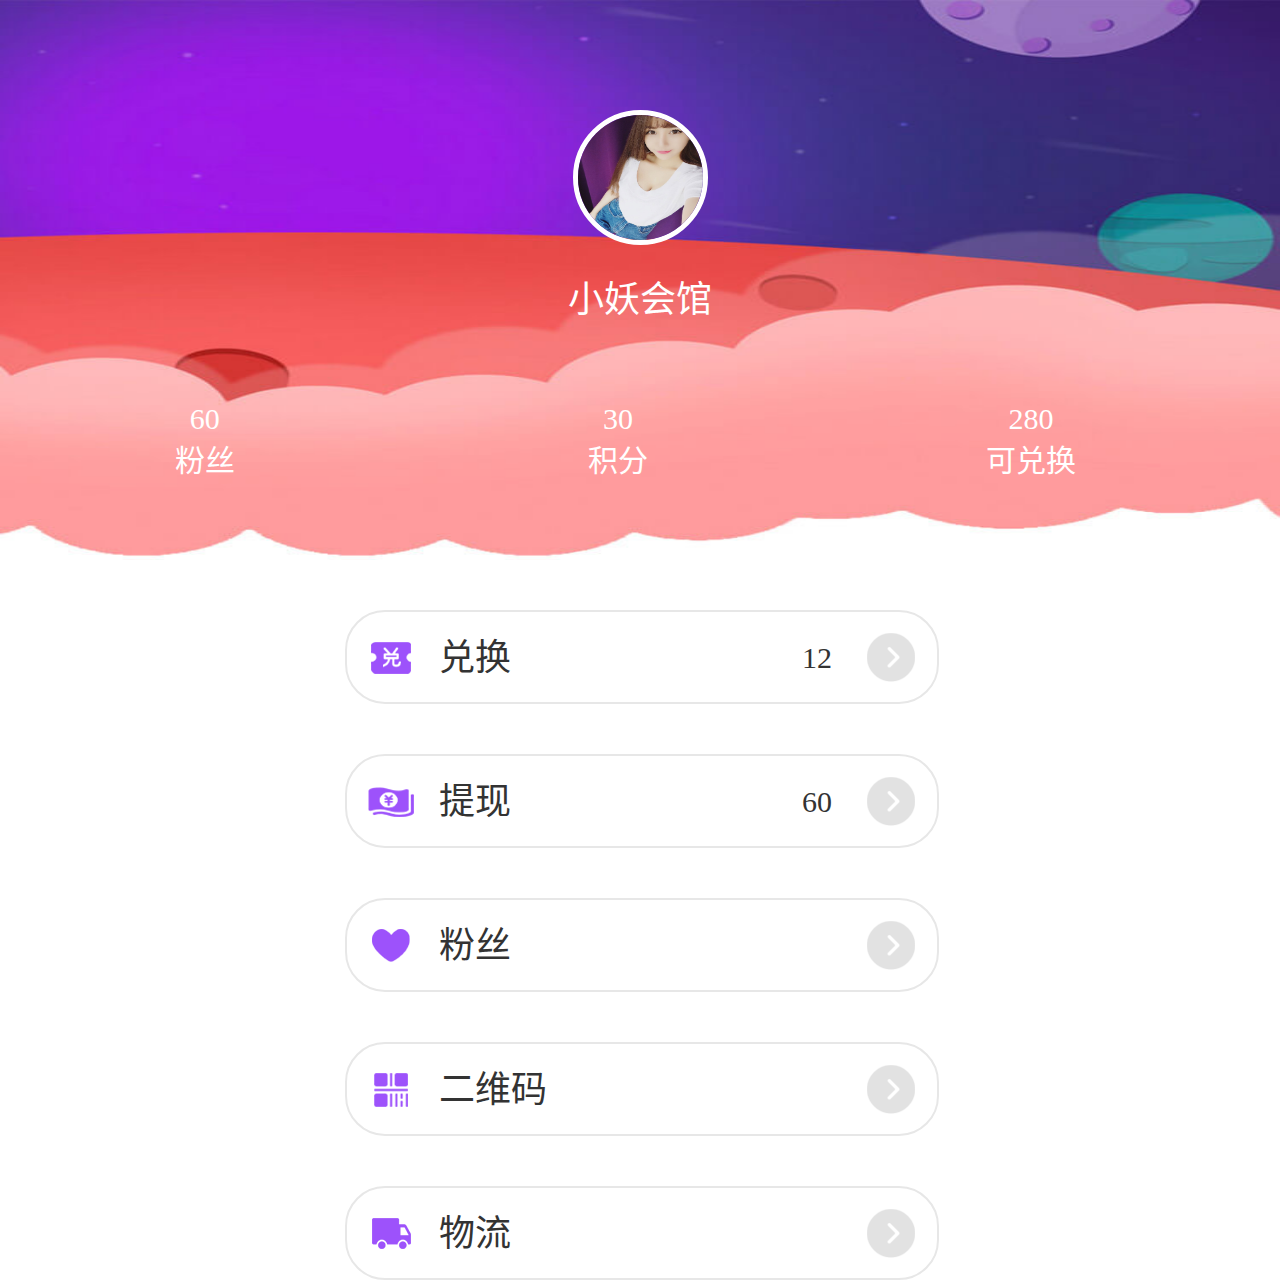
<file: index20161104.html>
<!DOCTYPE html>
<html lang="zh-cn" class="no-js">
	<head>
		<meta http-equiv="Content-Type">
		<meta content="text/html; charset=utf-8">
		<meta charset="utf-8">
		<title>会员中心</title>		
		<meta name="viewport" content="target-densitydpi=device-dpi, width=750px, user-scalable=no">
		<meta name="format-detection" content="telephone=no">
		<meta name="format-detection" content="email=no">
		<script src="./js/zepto.min.js"></script>
		<script>
		function adaptscreen(widthnum){
			var DEFAULT_WIDTH = widthnum, // 页面的默认宽度
			ua = navigator.userAgent.toLowerCase(), // 根据 user agent 的信息获取浏览器信息
			deviceWidth = window.screen.width, // 设备的宽度
			devicePixelRatio = window.devicePixelRatio || 1, // 物理像素和设备独立像素的比例，默认为1
			targetDensitydpi;    // Android4.0以下手机不支持viewport的width，需要设置target-densitydpi
			if (ua.indexOf("android") !== -1 && parseFloat(ua.slice(ua.indexOf("android")+8)) < 4) {
				targetDensitydpi = DEFAULT_WIDTH / deviceWidth * devicePixelRatio * 160;
				$('meta[name="viewport"]').attr('content', 'target-densitydpi=' + targetDensitydpi + ', width=device-width, user-scalable=no');
			}else{
				$('meta[name="viewport"]').attr('content', 'target-densitydpi=device-dpi, width='+DEFAULT_WIDTH+'px, user-scalable=no');
			}
		}
		adaptscreen(750);
		</script>      
		<link rel="stylesheet" type="text/css" href="css/reset.css?v=0" />
		<link rel="stylesheet" type="text/css" href="css/index.css?v=0" />
		<link rel="stylesheet" type="text/css" href="css/animations.css?v=0" />
		<link rel="stylesheet" type="text/css" href="css/index20161104.css?v=0" />
	</head>
	<body>
		<div class="center_wrap">
			<div class="center_top">
				<img class="ct_head" src="./imgs/eg/photo_eg.jpg" />
				<div class="ct_name">小妖会馆</div>
				<div class="ct_state">
					<div class="dib unit">
						<p>60</p>
						<p>粉丝</p>
					</div>
					<div class="dib unit">
						<p>30</p>
						<p>积分</p>
					</div>
					<div class="dib unit">
						<p>280</p>
						<p>可兑换</p>
					</div>
				</div>
			</div>
			<div class="center_main">
				<ul>
					<li>
						<div class="mark dib duihuan"></div>
						<div class="name dib">兑换</div>
						<div class="num dib">12</div>
					</li>
					<li>
						<div class="mark dib tixian"></div>
						<div class="name dib">提现</div>
						<div class="num dib">60</div>
					</li>
					<li>
						<div class="mark dib fensi"></div>
						<div class="name dib">粉丝</div>
					</li>
					<li>
						<div class="mark dib qrcode"></div>
						<div class="name dib">二维码</div>
					</li>
					<li>
						<div class="mark dib flow"></div>
						<div class="name dib">物流</div>
					</li>
				</ul>
			</div>
		</div>
	</body>
</html>
</file>
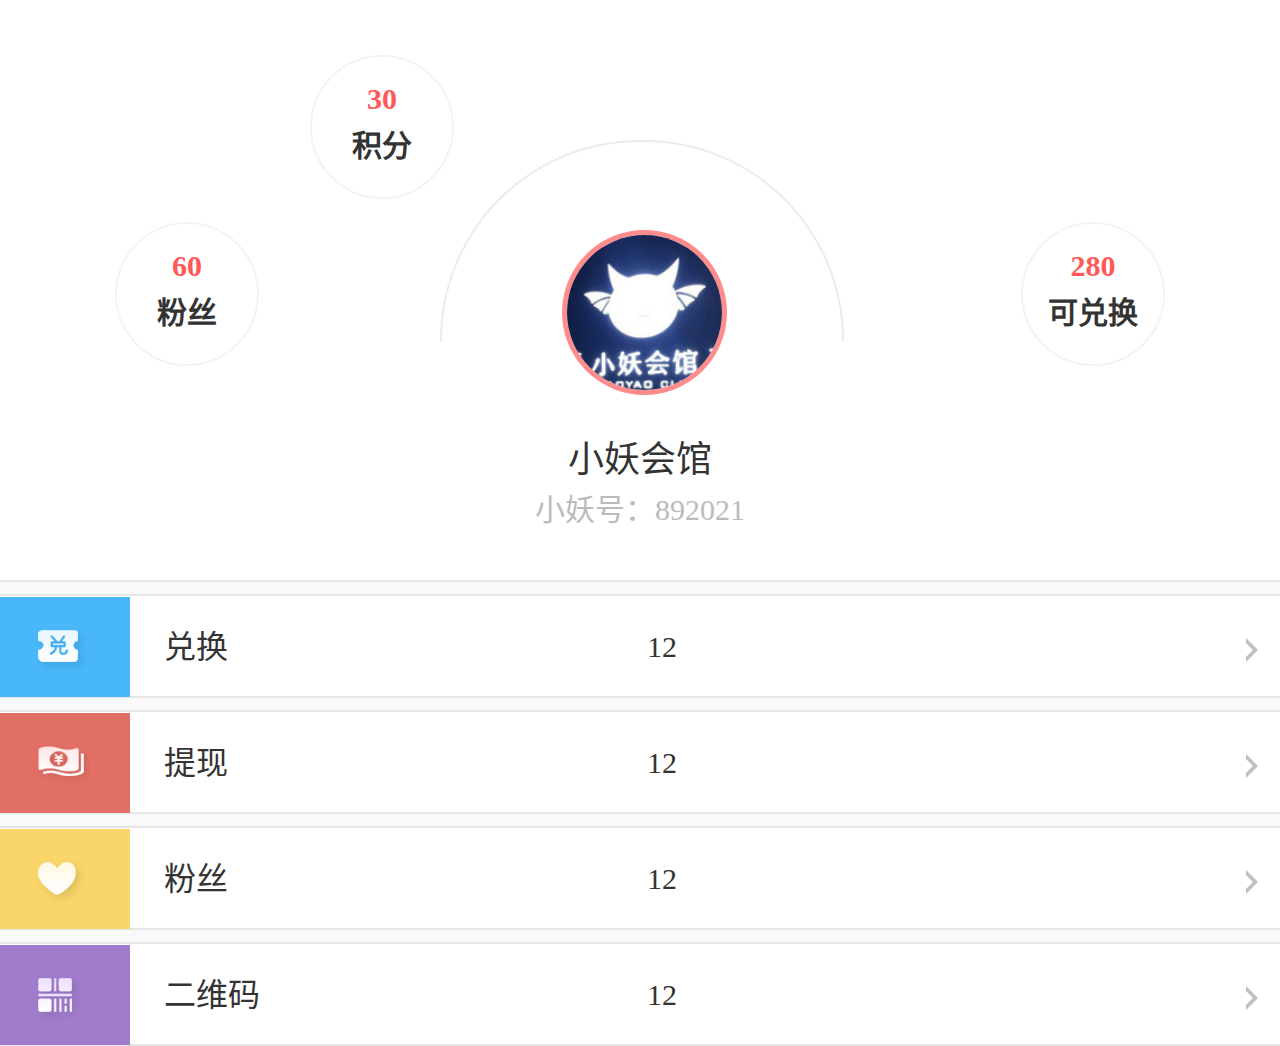
<file: usercenter.html>
<!DOCTYPE html>
<html lang="zh-cn" class="no-js">
	<head>
		<meta http-equiv="Content-Type">
		<meta content="text/html; charset=utf-8">
		<meta charset="utf-8">
		<title>会员中心</title>		
		<meta name="viewport" content="target-densitydpi=device-dpi, width=750px, user-scalable=no">
		<meta name="format-detection" content="telephone=no">
		<meta name="format-detection" content="email=no">
		<script src="./js/zepto.min.js"></script>
		<script>
		function adaptscreen(widthnum){
			var DEFAULT_WIDTH = widthnum, // 页面的默认宽度
			ua = navigator.userAgent.toLowerCase(), // 根据 user agent 的信息获取浏览器信息
			deviceWidth = window.screen.width, // 设备的宽度
			devicePixelRatio = window.devicePixelRatio || 1, // 物理像素和设备独立像素的比例，默认为1
			targetDensitydpi;    // Android4.0以下手机不支持viewport的width，需要设置target-densitydpi
			if (ua.indexOf("android") !== -1 && parseFloat(ua.slice(ua.indexOf("android")+8)) < 4) {
				targetDensitydpi = DEFAULT_WIDTH / deviceWidth * devicePixelRatio * 160;
				$('meta[name="viewport"]').attr('content', 'target-densitydpi=' + targetDensitydpi + ', width=device-width, user-scalable=no');
			}else{
				$('meta[name="viewport"]').attr('content', 'target-densitydpi=device-dpi, width='+DEFAULT_WIDTH+'px, user-scalable=no');
			}
		}
		adaptscreen(750);
		</script>      
		<link rel="stylesheet" type="text/css" href="css/reset.css?v=0" />
		<link rel="stylesheet" type="text/css" href="css/index.css?v=0" />
		<link rel="stylesheet" type="text/css" href="css/animations.css?v=0" />
		<link rel="stylesheet" type="text/css" href="css/usercenter.css?v=0" />
	</head>
	<body class="bg-grey">
		<div class="top-wrap">
			<div class="top-block-bg"></div>
			<div class="top-count-wrap">
				<div class="tcw">
					<p class="t1">60</p>
					<p class="t2">粉丝</p>
				</div>
				<div class="tcw">
					<p class="t1">30</p>
					<p class="t2">积分</p>
				</div>
				<div class="tcw">
					<p class="t1">280</p>
					<p class="t2">可兑换</p>
				</div>
			</div>
			<img class="user-head" src="./imgs/eg/head_eg.jpg" />
			<div class="user-name">小妖会馆</div>
			<div class="user-id">小妖号：892021</div>
		</div>
		<div class="main-wrap">
			<a class="mw-line more-icon" href="javascript:;">
				<div class="dib title duihuan"></div>
				<div class="dib name">兑换</div>
				<span class="dib num">12</span>
			</a>

			<a class="mw-line more-icon" href="javascript:;">
				<div class="dib title tixian"></div>
				<div class="dib name">提现</div>
				<span class="dib num">12</span>
			</a>

			<a class="mw-line more-icon" href="javascript:;">
				<div class="dib title fensi"></div>
				<div class="dib name">粉丝</div>
				<span class="dib num">12</span>
			</a>

			<a class="mw-line more-icon" href="javascript:;">
				<div class="dib title erweima"></div>
				<div class="dib name">二维码</div>
				<span class="dib num">12</span>
			</a>

		</div>
	</body>
</html>
</file>
<file: css/index.css>
.dib{ display: inline-block; vertical-align: middle;}
.hide,.shide{ display:none; opacity: 0;}

.fl,.l{
	float: left;
}

.fr,.r{
	float: right;
}
</file>
<file: css/animations.css>
/* animation sets */

/* move from / to  */
 
.pt-page-moveToLeft {
	-webkit-animation: moveToLeft .6s ease both;
	animation: moveToLeft .6s ease both;
}

.pt-page-moveFromLeft {
	-webkit-animation: moveFromLeft .6s ease both;
	animation: moveFromLeft .6s ease both;
}

.pt-page-moveToRight {
	-webkit-animation: moveToRight .6s ease both;
	animation: moveToRight .6s ease both;
}

.pt-page-moveFromRight {
	-webkit-animation: moveFromRight .6s ease both;
	animation: moveFromRight .6s ease both;
}

.pt-page-moveToTop {
	-webkit-animation: moveToTop .6s ease both;
	animation: moveToTop .6s ease both;
}

.pt-page-moveFromTop {
	-webkit-animation: moveFromTop .6s ease both;
	animation: moveFromTop .6s ease both;
}

.pt-page-moveToBottom {
	-webkit-animation: moveToBottom .6s ease both;
	animation: moveToBottom .6s ease both;
}

.pt-page-moveFromBottom {
	-webkit-animation: moveFromBottom .6s ease both;
	animation: moveFromBottom .6s ease both;
}

/* fade */

.pt-page-fade {
	-webkit-animation: fade .7s ease both;
	animation: fade .7s ease both;
}

/* move from / to and fade */

.pt-page-moveToLeftFade {
	-webkit-animation: moveToLeftFade .7s ease both;
	animation: moveToLeftFade .7s ease both;
}

.pt-page-moveFromLeftFade {
	-webkit-animation: moveFromLeftFade .7s ease both;
	animation: moveFromLeftFade .7s ease both;
}

.pt-page-moveToRightFade {
	-webkit-animation: moveToRightFade .7s ease both;
	animation: moveToRightFade .7s ease both;
}

.pt-page-moveFromRightFade {
	-webkit-animation: moveFromRightFade .7s ease both;
	animation: moveFromRightFade .7s ease both;
}

.pt-page-moveToTopFade {
	-webkit-animation: moveToTopFade .7s ease both;
	animation: moveToTopFade .7s ease both;
}

.pt-page-moveFromTopFade {
	-webkit-animation: moveFromTopFade .7s ease both;
	animation: moveFromTopFade .7s ease both;
}

.pt-page-moveToBottomFade {
	-webkit-animation: moveToBottomFade .7s ease both;
	animation: moveToBottomFade .7s ease both;
}

.pt-page-moveFromBottomFade {
	-webkit-animation: moveFromBottomFade .7s ease both;
	animation: moveFromBottomFade .7s ease both;
}

/* move to with different easing */

.pt-page-moveToLeftEasing {
	-webkit-animation: moveToLeft .7s ease-in-out both;
	animation: moveToLeft .7s ease-in-out both;
}
.pt-page-moveToRightEasing {
	-webkit-animation: moveToRight .7s ease-in-out both;
	animation: moveToRight .7s ease-in-out both;
}
.pt-page-moveToTopEasing {
	-webkit-animation: moveToTop .7s ease-in-out both;
	animation: moveToTop .7s ease-in-out both;
}
.pt-page-moveToBottomEasing {
	-webkit-animation: moveToBottom .7s ease-in-out both;
	animation: moveToBottom .7s ease-in-out both;
}

/*  iconUp & circle */
.pt-page-moveIconUp {
	-webkit-animation: moveIconUp ease 1.5s both infinite alternate;
	animation: moveToBottom ease 1.5s both infinite alternate;
}

.pt-page-moveCircle {
	-webkit-animation: moveCircle ease-in-out 1.2s both;
	animation: moveCircle ease-in-out 1.2s both;
}

.pt-page-flashRound{
	-webkit-animation: flashRound ease-in-out 1.2s both infinite alternate;
	animation: flashRound ease-in-out 1.2s both infinite alternate;
}

.pt-page-flashOnce{
	-webkit-animation: flashOnce ease-in-out 0.4s both;
	animation: flashOnce ease-in-out 0.4s both;
}


/********************************* keyframes **************************************/

/* move from / to  */

@-webkit-keyframes moveToLeft {
	from { }
	to { -webkit-transform: translateX(-100%); }
}
@keyframes moveToLeft {
	from { }
	to { -webkit-transform: translateX(-100%); transform: translateX(-100%); }
}

@-webkit-keyframes moveFromLeft {
	from { -webkit-transform: translateX(-100%); }
}
@keyframes moveFromLeft {
	from { -webkit-transform: translateX(-100%); transform: translateX(-100%); }
}

@-webkit-keyframes moveToRight { 
	from { }
	to { -webkit-transform: translateX(100%); }
}
@keyframes moveToRight { 
	from { }
	to { -webkit-transform: translateX(100%); transform: translateX(100%); }
}

@-webkit-keyframes moveFromRight {
	from { -webkit-transform: translateX(100%); }
}
@keyframes moveFromRight {
	from { -webkit-transform: translateX(100%); transform: translateX(100%); }
}

@-webkit-keyframes moveToTop {
	from { }
	to { -webkit-transform: translateY(-100%); }
}
@keyframes moveToTop {
	from { }
	to { -webkit-transform: translateY(-100%); transform: translateY(-100%); }
}

@-webkit-keyframes moveFromTop {
	from { -webkit-transform: translateY(-100%); }
}
@keyframes moveFromTop {
	from { -webkit-transform: translateY(-100%); transform: translateY(-100%); }
}

@-webkit-keyframes moveToBottom {
	from { }
	to { -webkit-transform: translateY(100%); }
}
@keyframes moveToBottom {
	from { }
	to { -webkit-transform: translateY(100%); transform: translateY(100%); }
}

@-webkit-keyframes moveFromBottom {
	from { -webkit-transform: translateY(100%); }
}
@keyframes moveFromBottom {
	from { -webkit-transform: translateY(100%); transform: translateY(100%); }
}

@-webkit-keyframes moveIconUp {
	0% { -webkit-transform: translateY(100%); opacity:1;}
	50% { -webkit-transform: translateY(0%); opacity:1;}
	100% { -webkit-transform: translateY(-100%); opacity:1;}
}
@keyframes moveIconUp {
	0% { -webkit-transform: translateY(100%); transform: translateY(100%); opacity:1;}
	50% { -webkit-transform: translateY(0%); transform: translateY(0%); opacity:1;}
	100% { -webkit-transform: translateY(-100%); transform: translateY(-100%); opacity:1;}
}

@-webkit-keyframes moveCircle {
	0% { -webkit-transform: translateY(-80%);-webkit-opacity:0.1;}
	5% { -webkit-transform: translateY(-80%);-webkit-opacity:0.3;}
	35% { -webkit-transform: translateY(10%);-webkit-opacity:1;}
	60% { -webkit-transform: translateY(-13%);}
	65% { -webkit-transform: translateY(-13%);}
	100% { -webkit-transform: translateY(0%);}
}

@keyframes moveCircle {
	0% { -webkit-transform: translateY(-80%);-webkit-opacity:0.1;
		transform: translateY(-80%);opacity:0.1;}
	5% { -webkit-transform: translateY(-80%);-webkit-opacity:0.3;
		transform: translateY(-80%);opacity:0.3;}
	35% { -webkit-transform: translateY(10%);-webkit-opacity:1;
		transform: translateY(10%);opacity:1;}
	60% { -webkit-transform: translateY(-13%);transform: translateY(-13%);}
	65% { -webkit-transform: translateY(-13%);transform: translateY(-13%);}
	100% { -webkit-transform: translateY(0%);transform: translateY(0%);}
}

@-webkit-keyframes flashRound {
	0% { -webkit-opacity:0.5;}
	100% { -webkit-opacity:1;}
}

@keyframes flashRound {
	0% { -webkit-opacity:0.5;opacity:0.5;}
	100% {-webkit-opacity:1;opacity:1;}
}

@-webkit-keyframes flashOnce {
	0% { -webkit-opacity:0.2;}
	50% { -webkit-opacity:1;}
	100% { -webkit-opacity:0; display: none;}
}

@keyframes flashOnce {
	0% { -webkit-opacity:0.2;opacity:0.2;}
	50% {-webkit-opacity:1;opacity:1;}
	100% { -webkit-opacity:0;opacity:0;display: none;}
}

/* fade */

@-webkit-keyframes fade {
	from { }
	to { opacity: 0.3; }
}
@keyframes fade {
	from { }
	to { opacity: 0.3; }
}

/* move from / to and fade */

@-webkit-keyframes moveToLeftFade {
	from { }
	to { opacity: 0.3; -webkit-transform: translateX(-100%); }
}
@keyframes moveToLeftFade {
	from { }
	to { opacity: 0.3; -webkit-transform: translateX(-100%); transform: translateX(-100%); }
}

@-webkit-keyframes moveFromLeftFade {
	from { opacity: 0; -webkit-transform: translateX(-100%); }
}
@keyframes moveFromLeftFade {
	from { opacity: 0; -webkit-transform: translateX(-100%); transform: translateX(-100%); }
}

@-webkit-keyframes moveToRightFade {
	from { }
	to { opacity: 0.3; -webkit-transform: translateX(100%); }
}
@keyframes moveToRightFade {
	from { }
	to { opacity: 0.3; -webkit-transform: translateX(100%); transform: translateX(100%); }
}

@-webkit-keyframes moveFromRightFade {
	from { opacity: 0; -webkit-transform: translateX(100%); }
}
@keyframes moveFromRightFade {
	from { opacity: 0; -webkit-transform: translateX(100%); transform: translateX(100%); }
}

@-webkit-keyframes moveToTopFade {
	from { }
	to { opacity: 0.3; -webkit-transform: translateY(-100%); }
}
@keyframes moveToTopFade {
	from { }
	to { opacity: 0.3; -webkit-transform: translateY(-100%); transform: translateY(-100%); }
}

@-webkit-keyframes moveFromTopFade {
	from { opacity: 0; -webkit-transform: translateY(-50%); }
}
@keyframes moveFromTopFade {
	from { opacity: 0; -webkit-transform: translateY(-50%); transform: translateY(-50%); }
}

@-webkit-keyframes moveToBottomFade {
	from { }
	to { opacity: 0.3; -webkit-transform: translateY(100%); }
}
@keyframes moveToBottomFade {
	from { }
	to { opacity: 0.3; -webkit-transform: translateY(100%); transform: translateY(100%); }
}

@-webkit-keyframes moveFromBottomFade {
	from { opacity: 0.3; -webkit-transform: translateY(100%); }
}
@keyframes moveFromBottomFade {
	from { opacity: 0.3; -webkit-transform: translateY(100%); transform: translateY(100%); }
}

/* scale and fade */

.pt-page-scaleDown {
	-webkit-animation: scaleDown .7s ease both;
	animation: scaleDown .7s ease both;
}

.pt-page-scaleUp {
	-webkit-animation: scaleUp .7s ease both;
	animation: scaleUp .7s ease both;
}

.pt-page-scaleUpDown {
	-webkit-animation: scaleUpDown .5s ease both;
	animation: scaleUpDown .5s ease both;
}

.pt-page-scaleDownUp {
	-webkit-animation: scaleDownUp .5s ease both;
	animation: scaleDownUp .5s ease both;
}

.pt-page-scaleDownCenter {
	-webkit-animation: scaleDownCenter .4s ease-in both;
	animation: scaleDownCenter .4s ease-in both;
}

.pt-page-scaleUpCenter {
	-webkit-animation: scaleUpCenter .4s ease-out both;
	animation: scaleUpCenter .4s ease-out both;
}

/********************************* keyframes **************************************/

/* scale and fade */

@-webkit-keyframes scaleDown {
	from { }
	to { opacity: 0; -webkit-transform: scale(.8); }
}
@keyframes scaleDown {
	from { }
	to { opacity: 0; -webkit-transform: scale(.8); transform: scale(.8); }
}

@-webkit-keyframes scaleUp {
	from { opacity: 0; -webkit-transform: scale(.8); }
}
@keyframes scaleUp {
	from { opacity: 0; -webkit-transform: scale(.8); transform: scale(.8); }
}

@-webkit-keyframes scaleUpDown {
	from { opacity: 0; -webkit-transform: scale(1.2); }
}
@keyframes scaleUpDown {
	from { opacity: 0; -webkit-transform: scale(1.2); transform: scale(1.2); }
}

@-webkit-keyframes scaleDownUp {
	from { }
	to { opacity: 0; -webkit-transform: scale(1.2); }
}
@keyframes scaleDownUp {
	from { }
	to { opacity: 0; -webkit-transform: scale(1.2); transform: scale(1.2); }
}

@-webkit-keyframes scaleDownCenter {
	from { }
	to { opacity: 0; -webkit-transform: scale(.7); }
}
@keyframes scaleDownCenter {
	from { }
	to { opacity: 0; -webkit-transform: scale(.7); transform: scale(.7); }
}

@-webkit-keyframes scaleUpCenter {
	from { opacity: 0; -webkit-transform: scale(.7); }
}
@keyframes scaleUpCenter {
	from { opacity: 0; -webkit-transform: scale(.7); transform: scale(.7); }
}

/* rotate sides first and scale */

.pt-page-rotateRightSideFirst {
	-webkit-transform-origin: 0% 50%;
	transform-origin: 0% 50%;
	-webkit-animation: rotateRightSideFirst .8s both ease-in;
	animation: rotateRightSideFirst .8s both ease-in;
}
.pt-page-rotateLeftSideFirst {
	-webkit-transform-origin: 100% 50%;
	transform-origin: 100% 50%;
	-webkit-animation: rotateLeftSideFirst .8s both ease-in;
	animation: rotateLeftSideFirst .8s both ease-in;
}
.pt-page-rotateTopSideFirst {
	-webkit-transform-origin: 50% 100%;
	transform-origin: 50% 100%;
	-webkit-animation: rotateTopSideFirst .8s both ease-in;
	animation: rotateTopSideFirst .8s both ease-in;
}
.pt-page-rotateBottomSideFirst {
	-webkit-transform-origin: 50% 0%;
	transform-origin: 50% 0%;
	-webkit-animation: rotateBottomSideFirst .8s both ease-in;
	animation: rotateBottomSideFirst .8s both ease-in;
}

/* flip */

.pt-page-flipOutRight {
	-webkit-transform-origin: 50% 50%;
	transform-origin: 50% 50%;
	-webkit-animation: flipOutRight .5s both ease-in;
	animation: flipOutRight .5s both ease-in;
}
.pt-page-flipInLeft {
	-webkit-transform-origin: 50% 50%;
	transform-origin: 50% 50%;
	-webkit-animation: flipInLeft .5s both ease-out;
	animation: flipInLeft .5s both ease-out;
}
.pt-page-flipOutLeft {
	-webkit-transform-origin: 50% 50%;
	transform-origin: 50% 50%;
	-webkit-animation: flipOutLeft .5s both ease-in;
	animation: flipOutLeft .5s both ease-in;
}
.pt-page-flipInRight {
	-webkit-transform-origin: 50% 50%;
	transform-origin: 50% 50%;
	-webkit-animation: flipInRight .5s both ease-out;
	animation: flipInRight .5s both ease-out;
}
.pt-page-flipOutTop {
	-webkit-transform-origin: 50% 50%;
	transform-origin: 50% 50%;
	-webkit-animation: flipOutTop .5s both ease-in;
	animation: flipOutTop .5s both ease-in;
}
.pt-page-flipInBottom {
	-webkit-transform-origin: 50% 50%;
	transform-origin: 50% 50%;
	-webkit-animation: flipInBottom .5s both ease-out;
	animation: flipInBottom .5s both ease-out;
}
.pt-page-flipOutBottom {
	-webkit-transform-origin: 50% 50%;
	transform-origin: 50% 50%;
	-webkit-animation: flipOutBottom .5s both ease-in;
	animation: flipOutBottom .5s both ease-in;
}
.pt-page-flipInTop {
	-webkit-transform-origin: 50% 50%;
	transform-origin: 50% 50%;
	-webkit-animation: flipInTop .5s both ease-out;
	animation: flipInTop .5s both ease-out;
}

/* rotate fall */

.pt-page-rotateFall {
	-webkit-transform-origin: 0% 0%;
	transform-origin: 0% 0%;
	-webkit-animation: rotateFall 1s both ease-in;
	animation: rotateFall 1s both ease-in;
}

/* rotate newspaper */
.pt-page-rotateOutNewspaper {
	-webkit-transform-origin: 50% 50%;
	transform-origin: 50% 50%;
	-webkit-animation: rotateOutNewspaper .5s both ease-in;
	animation: rotateOutNewspaper .5s both ease-in;
}
.pt-page-rotateInNewspaper {
	-webkit-transform-origin: 50% 50%;
	transform-origin: 50% 50%;
	-webkit-animation: rotateInNewspaper .5s both ease-out;
	animation: rotateInNewspaper .5s both ease-out;
}

/* push */
.pt-page-rotatePushLeft {
	-webkit-transform-origin: 0% 50%;
	transform-origin: 0% 50%;
	-webkit-animation: rotatePushLeft .8s both ease;
	animation: rotatePushLeft .8s both ease;
}
.pt-page-rotatePushRight {
	-webkit-transform-origin: 100% 50%;
	transform-origin: 100% 50%;
	-webkit-animation: rotatePushRight .8s both ease;
	animation: rotatePushRight .8s both ease;
}
.pt-page-rotatePushTop {
	-webkit-transform-origin: 50% 0%;
	transform-origin: 50% 0%;
	-webkit-animation: rotatePushTop .8s both ease;
	animation: rotatePushTop .8s both ease;
}
.pt-page-rotatePushBottom {
	-webkit-transform-origin: 50% 100%;
	transform-origin: 50% 100%;
	-webkit-animation: rotatePushBottom .8s both ease;
	animation: rotatePushBottom .8s both ease;
}

/* pull */
.pt-page-rotatePullRight {
	-webkit-transform-origin: 100% 50%;
	transform-origin: 100% 50%;
	-webkit-animation: rotatePullRight .5s both ease;
	animation: rotatePullRight .5s both ease;
}
.pt-page-rotatePullLeft {
	-webkit-transform-origin: 0% 50%;
	transform-origin: 0% 50%;
	-webkit-animation: rotatePullLeft .5s both ease;
	animation: rotatePullLeft .5s both ease;
}
.pt-page-rotatePullTop {
	-webkit-transform-origin: 50% 0%;
	transform-origin: 50% 0%;
	-webkit-animation: rotatePullTop .5s both ease;
	animation: rotatePullTop .5s both ease;
}
.pt-page-rotatePullBottom {
	-webkit-transform-origin: 50% 100%;
	transform-origin: 50% 100%;
	-webkit-animation: rotatePullBottom .5s both ease;
	animation: rotatePullBottom .5s both ease;
}

/* fold */
.pt-page-rotateFoldRight {
	-webkit-transform-origin: 0% 50%;
	transform-origin: 0% 50%;
	-webkit-animation: rotateFoldRight .7s both ease;
	animation: rotateFoldRight .7s both ease;
}
.pt-page-rotateFoldLeft {
	-webkit-transform-origin: 100% 50%;
	transform-origin: 100% 50%;
	-webkit-animation: rotateFoldLeft .7s both ease;
	animation: rotateFoldLeft .7s both ease;
}
.pt-page-rotateFoldTop {
	-webkit-transform-origin: 50% 100%;
	transform-origin: 50% 100%;
	-webkit-animation: rotateFoldTop .7s both ease;
	animation: rotateFoldTop .7s both ease;
}
.pt-page-rotateFoldBottom {
	-webkit-transform-origin: 50% 0%;
	transform-origin: 50% 0%;
	-webkit-animation: rotateFoldBottom .7s both ease;
	animation: rotateFoldBottom .7s both ease;
}

/* unfold */
.pt-page-rotateUnfoldLeft {
	-webkit-transform-origin: 100% 50%;
	transform-origin: 100% 50%;
	-webkit-animation: rotateUnfoldLeft .7s both ease;
	animation: rotateUnfoldLeft .7s both ease;
}
.pt-page-rotateUnfoldRight {
	-webkit-transform-origin: 0% 50%;
	transform-origin: 0% 50%;
	-webkit-animation: rotateUnfoldRight .7s both ease;
	animation: rotateUnfoldRight .7s both ease;
}
.pt-page-rotateUnfoldTop {
	-webkit-transform-origin: 50% 100%;
	transform-origin: 50% 100%;
	-webkit-animation: rotateUnfoldTop .7s both ease;
	animation: rotateUnfoldTop .7s both ease;
}
.pt-page-rotateUnfoldBottom {
	-webkit-transform-origin: 50% 0%;
	transform-origin: 50% 0%;
	-webkit-animation: rotateUnfoldBottom .7s both ease;
	animation: rotateUnfoldBottom .7s both ease;
}

/* room walls */
.pt-page-rotateRoomLeftOut {
	-webkit-transform-origin: 100% 50%;
	transform-origin: 100% 50%;
	-webkit-animation: rotateRoomLeftOut .8s both ease;
	animation: rotateRoomLeftOut .8s both ease;
}
.pt-page-rotateRoomLeftIn {
	-webkit-transform-origin: 0% 50%;
	transform-origin: 0% 50%;
	-webkit-animation: rotateRoomLeftIn .8s both ease;
	animation: rotateRoomLeftIn .8s both ease;
}
.pt-page-rotateRoomRightOut {
	-webkit-transform-origin: 0% 50%;
	transform-origin: 0% 50%;
	-webkit-animation: rotateRoomRightOut .8s both ease;
	animation: rotateRoomRightOut .8s both ease;
}
.pt-page-rotateRoomRightIn {
	-webkit-transform-origin: 100% 50%;
	transform-origin: 100% 50%;
	-webkit-animation: rotateRoomRightIn .8s both ease;
	animation: rotateRoomRightIn .8s both ease;
}
.pt-page-rotateRoomTopOut {
	-webkit-transform-origin: 50% 100%;
	transform-origin: 50% 100%;
	-webkit-animation: rotateRoomTopOut .8s both ease;
	animation: rotateRoomTopOut .8s both ease;
}
.pt-page-rotateRoomTopIn {
	-webkit-transform-origin: 50% 0%;
	transform-origin: 50% 0%;
	-webkit-animation: rotateRoomTopIn .8s both ease;
	animation: rotateRoomTopIn .8s both ease;
}
.pt-page-rotateRoomBottomOut {
	-webkit-transform-origin: 50% 0%;
	transform-origin: 50% 0%;
	-webkit-animation: rotateRoomBottomOut .8s both ease;
	animation: rotateRoomBottomOut .8s both ease;
}
.pt-page-rotateRoomBottomIn {
	-webkit-transform-origin: 50% 100%;
	transform-origin: 50% 100%;
	-webkit-animation: rotateRoomBottomIn .8s both ease;
	animation: rotateRoomBottomIn .8s both ease;
}

/* cube */
.pt-page-rotateCubeLeftOut {
	-webkit-transform-origin: 100% 50%;
	transform-origin: 100% 50%;
	-webkit-animation: rotateCubeLeftOut .6s both ease-in;
	animation: rotateCubeLeftOut .6s both ease-in;
}
.pt-page-rotateCubeLeftIn {
	-webkit-transform-origin: 0% 50%;
	transform-origin: 0% 50%;
	-webkit-animation: rotateCubeLeftIn .6s both ease-in;
	animation: rotateCubeLeftIn .6s both ease-in;
}
.pt-page-rotateCubeRightOut {
	-webkit-transform-origin: 0% 50%;
	transform-origin: 0% 50%;
	-webkit-animation: rotateCubeRightOut .6s both ease-in;
	animation: rotateCubeRightOut .6s both ease-in;
}
.pt-page-rotateCubeRightIn {
	-webkit-transform-origin: 100% 50%;
	transform-origin: 100% 50%;
	-webkit-animation: rotateCubeRightIn .6s both ease-in;
	animation: rotateCubeRightIn .6s both ease-in;
}
.pt-page-rotateCubeTopOut {
	-webkit-transform-origin: 50% 100%;
	transform-origin: 50% 100%;
	-webkit-animation: rotateCubeTopOut .6s both ease-in;
	animation: rotateCubeTopOut .6s both ease-in;
}
.pt-page-rotateCubeTopIn {
	-webkit-transform-origin: 50% 0%;
	transform-origin: 50% 0%;
	-webkit-animation: rotateCubeTopIn .6s both ease-in;
	animation: rotateCubeTopIn .6s both ease-in;
}
.pt-page-rotateCubeBottomOut {
	-webkit-transform-origin: 50% 0%;
	transform-origin: 50% 0%;
	-webkit-animation: rotateCubeBottomOut .6s both ease-in;
	animation: rotateCubeBottomOut .6s both ease-in;
}
.pt-page-rotateCubeBottomIn {
	-webkit-transform-origin: 50% 100%;
	transform-origin: 50% 100%;
	-webkit-animation: rotateCubeBottomIn .6s both ease-in;
	animation: rotateCubeBottomIn .6s both ease-in;
}

/* carousel */
.pt-page-rotateCarouselLeftOut {
	-webkit-transform-origin: 100% 50%;
	transform-origin: 100% 50%;
	-webkit-animation: rotateCarouselLeftOut .8s both ease;
	animation: rotateCarouselLeftOut .8s both ease;
}
.pt-page-rotateCarouselLeftIn {
	-webkit-transform-origin: 0% 50%;
	transform-origin: 0% 50%;
	-webkit-animation: rotateCarouselLeftIn .8s both ease;
	animation: rotateCarouselLeftIn .8s both ease;
}
.pt-page-rotateCarouselRightOut {
	-webkit-transform-origin: 0% 50%;
	transform-origin: 0% 50%;
	-webkit-animation: rotateCarouselRightOut .8s both ease;
	animation: rotateCarouselRightOut .8s both ease;
}
.pt-page-rotateCarouselRightIn {
	-webkit-transform-origin: 100% 50%;
	transform-origin: 100% 50%;
	-webkit-animation: rotateCarouselRightIn .8s both ease;
	animation: rotateCarouselRightIn .8s both ease;
}
.pt-page-rotateCarouselTopOut {
	-webkit-transform-origin: 50% 100%;
	transform-origin: 50% 100%;
	-webkit-animation: rotateCarouselTopOut .8s both ease;
	animation: rotateCarouselTopOut .8s both ease;
}
.pt-page-rotateCarouselTopIn {
	-webkit-transform-origin: 50% 0%;
	transform-origin: 50% 0%;
	-webkit-animation: rotateCarouselTopIn .8s both ease;
	animation: rotateCarouselTopIn .8s both ease;
}
.pt-page-rotateCarouselBottomOut {
	-webkit-transform-origin: 50% 0%;
	transform-origin: 50% 0%;
	-webkit-animation: rotateCarouselBottomOut .8s both ease;
	animation: rotateCarouselBottomOut .8s both ease;
}
.pt-page-rotateCarouselBottomIn {
	-webkit-transform-origin: 50% 100%;
	transform-origin: 50% 100%;
	-webkit-animation: rotateCarouselBottomIn .8s both ease;
	animation: rotateCarouselBottomIn .8s both ease;
}

/* sides */
.pt-page-rotateSidesOut {
	-webkit-transform-origin: -50% 50%;
	transform-origin: -50% 50%;
	-webkit-animation: rotateSidesOut .5s both ease-in;
	animation: rotateSidesOut .5s both ease-in;
}
.pt-page-rotateSidesIn {
	-webkit-transform-origin: 150% 50%;
	transform-origin: 150% 50%;
	-webkit-animation: rotateSidesIn .5s both ease-out;
	animation: rotateSidesIn .5s both ease-out;
}

/* slide */
.pt-page-rotateSlideOut {
	-webkit-animation: rotateSlideOut 1s both ease;
	animation: rotateSlideOut 1s both ease;
}
.pt-page-rotateSlideIn {
	-webkit-animation: rotateSlideIn 1s both ease;
	animation: rotateSlideIn 1s both ease;
}

/********************************* keyframes **************************************/

/* rotate sides first and scale */

@-webkit-keyframes rotateRightSideFirst {
	0% { }
	40% { -webkit-transform: rotateY(15deg); opacity: .8; -webkit-animation-timing-function: ease-out; }
	100% { -webkit-transform: scale(0.8) translateZ(-200px); opacity:0; }
}
@keyframes rotateRightSideFirst {
	0% { }
	40% { -webkit-transform: rotateY(15deg); transform: rotateY(15deg); opacity: .8; -webkit-animation-timing-function: ease-out; animation-timing-function: ease-out; }
	100% { -webkit-transform: scale(0.8) translateZ(-200px); transform: scale(0.8) translateZ(-200px); opacity:0; }
}

@-webkit-keyframes rotateLeftSideFirst {
	0% { }
	40% { -webkit-transform: rotateY(-15deg); opacity: .8; -webkit-animation-timing-function: ease-out; }
	100% { -webkit-transform: scale(0.8) translateZ(-200px); opacity:0; }
}
@keyframes rotateLeftSideFirst {
	0% { }
	40% { -webkit-transform: rotateY(-15deg); transform: rotateY(-15deg); opacity: .8; -webkit-animation-timing-function: ease-out; animation-timing-function: ease-out; }
	100% { -webkit-transform: scale(0.8) translateZ(-200px); transform: scale(0.8) translateZ(-200px); opacity:0; }
}

@-webkit-keyframes rotateTopSideFirst {
	0% { }
	40% { -webkit-transform: rotateX(15deg); opacity: .8; -webkit-animation-timing-function: ease-out; }
	100% { -webkit-transform: scale(0.8) translateZ(-200px); opacity:0; }
}
@keyframes rotateTopSideFirst {
	0% { }
	40% { -webkit-transform: rotateX(15deg); transform: rotateX(15deg); opacity: .8; -webkit-animation-timing-function: ease-out; animation-timing-function: ease-out; }
	100% { -webkit-transform: scale(0.8) translateZ(-200px); transform: scale(0.8) translateZ(-200px); opacity:0; }
}

@-webkit-keyframes rotateBottomSideFirst {
	0% { }
	40% { -webkit-transform: rotateX(-15deg); opacity: .8; -webkit-animation-timing-function: ease-out; }
	100% { -webkit-transform: scale(0.8) translateZ(-200px); opacity:0; }
}
@keyframes rotateBottomSideFirst {
	0% { }
	40% { -webkit-transform: rotateX(-15deg); transform: rotateX(-15deg); opacity: .8; -webkit-animation-timing-function: ease-out; animation-timing-function: ease-out; }
	100% { -webkit-transform: scale(0.8) translateZ(-200px); transform: scale(0.8) translateZ(-200px); opacity:0; }
}

/* flip */

@-webkit-keyframes flipOutRight {
	from { }
	to { -webkit-transform: translateZ(-1000px) rotateY(90deg); opacity: 0.2; }
}
@keyframes flipOutRight {
	from { }
	to { -webkit-transform: translateZ(-1000px) rotateY(90deg); transform: translateZ(-1000px) rotateY(90deg); opacity: 0.2; }
}

@-webkit-keyframes flipInLeft {
	from { -webkit-transform: translateZ(-1000px) rotateY(-90deg); opacity: 0.2; }
}
@keyframes flipInLeft {
	from { -webkit-transform: translateZ(-1000px) rotateY(-90deg); transform: translateZ(-1000px) rotateY(-90deg); opacity: 0.2; }
}

@-webkit-keyframes flipOutLeft {
	from { }
	to { -webkit-transform: translateZ(-1000px) rotateY(-90deg); opacity: 0.2; }
}
@keyframes flipOutLeft {
	from { }
	to { -webkit-transform: translateZ(-1000px) rotateY(-90deg); transform: translateZ(-1000px) rotateY(-90deg); opacity: 0.2; }
}

@-webkit-keyframes flipInRight {
	from { -webkit-transform: translateZ(-1000px) rotateY(90deg); opacity: 0.2; }
}
@keyframes flipInRight {
	from { -webkit-transform: translateZ(-1000px) rotateY(90deg); transform: translateZ(-1000px) rotateY(90deg); opacity: 0.2; }
}

@-webkit-keyframes flipOutTop {
	from { }
	to { -webkit-transform: translateZ(-1000px) rotateX(90deg); opacity: 0.2; }
}
@keyframes flipOutTop {
	from { }
	to { -webkit-transform: translateZ(-1000px) rotateX(90deg); transform: translateZ(-1000px) rotateX(90deg); opacity: 0.2; }
}

@-webkit-keyframes flipInBottom {
	from { -webkit-transform: translateZ(-1000px) rotateX(-90deg); opacity: 0.2; }
}
@keyframes flipInBottom {
	from { -webkit-transform: translateZ(-1000px) rotateX(-90deg); transform: translateZ(-1000px) rotateX(-90deg); opacity: 0.2; }
}

@-webkit-keyframes flipOutBottom {
	from { }
	to { -webkit-transform: translateZ(-1000px) rotateX(-90deg); opacity: 0.2; }
}
@keyframes flipOutBottom {
	from { }
	to { -webkit-transform: translateZ(-1000px) rotateX(-90deg); transform: translateZ(-1000px) rotateX(-90deg); opacity: 0.2; }
}

@-webkit-keyframes flipInTop {
	from { -webkit-transform: translateZ(-1000px) rotateX(90deg); opacity: 0.2; }
}
@keyframes flipInTop {
	from { -webkit-transform: translateZ(-1000px) rotateX(90deg); transform: translateZ(-1000px) rotateX(90deg); opacity: 0.2; }
}

/* fall */

@-webkit-keyframes rotateFall {
	0% { -webkit-transform: rotateZ(0deg); }
	20% { -webkit-transform: rotateZ(10deg); -webkit-animation-timing-function: ease-out; }
	40% { -webkit-transform: rotateZ(17deg); }
	60% { -webkit-transform: rotateZ(16deg); }
	100% { -webkit-transform: translateY(100%) rotateZ(17deg); }
}
@keyframes rotateFall {
	0% { -webkit-transform: rotateZ(0deg); transform: rotateZ(0deg); }
	20% { -webkit-transform: rotateZ(10deg); transform: rotateZ(10deg); -webkit-animation-timing-function: ease-out; animation-timing-function: ease-out; }
	40% { -webkit-transform: rotateZ(17deg); transform: rotateZ(17deg); }
	60% { -webkit-transform: rotateZ(16deg); transform: rotateZ(16deg); }
	100% { -webkit-transform: translateY(100%) rotateZ(17deg); transform: translateY(100%) rotateZ(17deg); }
}

/* newspaper */

@-webkit-keyframes rotateOutNewspaper {
	from { }
	to { -webkit-transform: translateZ(-3000px) rotateZ(360deg); opacity: 0; }
}
@keyframes rotateOutNewspaper {
	from { }
	to { -webkit-transform: translateZ(-3000px) rotateZ(360deg); transform: translateZ(-3000px) rotateZ(360deg); opacity: 0; }
}

@-webkit-keyframes rotateInNewspaper {
	from { -webkit-transform: translateZ(-3000px) rotateZ(-360deg); opacity: 0; }
}
@keyframes rotateInNewspaper {
	from { -webkit-transform: translateZ(-3000px) rotateZ(-360deg); transform: translateZ(-3000px) rotateZ(-360deg); opacity: 0; }
}

/* push */

@-webkit-keyframes rotatePushLeft {
	from { }
	to { opacity: 0; -webkit-transform: rotateY(90deg); }
}
@keyframes rotatePushLeft {
	from { }
	to { opacity: 0; -webkit-transform: rotateY(90deg); transform: rotateY(90deg); }
}

@-webkit-keyframes rotatePushRight {
	from { }
	to { opacity: 0; -webkit-transform: rotateY(-90deg); }
}
@keyframes rotatePushRight {
	from { }
	to { opacity: 0; -webkit-transform: rotateY(-90deg); transform: rotateY(-90deg); }
}

@-webkit-keyframes rotatePushTop {
	from { }
	to { opacity: 0; -webkit-transform: rotateX(-90deg); }
}
@keyframes rotatePushTop {
	from { }
	to { opacity: 0; -webkit-transform: rotateX(-90deg); transform: rotateX(-90deg); }
}

@-webkit-keyframes rotatePushBottom {
	from { }
	to { opacity: 0; -webkit-transform: rotateX(90deg); }
}
@keyframes rotatePushBottom {
	from { }
	to { opacity: 0; -webkit-transform: rotateX(90deg); transform: rotateX(90deg); }
}

/* pull */

@-webkit-keyframes rotatePullRight {
	from { opacity: 0; -webkit-transform: rotateY(-90deg); }
}
@keyframes rotatePullRight {
	from { opacity: 0; -webkit-transform: rotateY(-90deg); transform: rotateY(-90deg); }
}

@-webkit-keyframes rotatePullLeft {
	from { opacity: 0; -webkit-transform: rotateY(90deg); }
}
@keyframes rotatePullLeft {
	from { opacity: 0; -webkit-transform: rotateY(90deg); transform: rotateY(90deg); }
}

@-webkit-keyframes rotatePullTop {
	from { opacity: 0; -webkit-transform: rotateX(-90deg); }
}
@keyframes rotatePullTop {
	from { opacity: 0; -webkit-transform: rotateX(-90deg); transform: rotateX(-90deg); }
}

@-webkit-keyframes rotatePullBottom {
	from { opacity: 0; -webkit-transform: rotateX(90deg); }
}
@keyframes rotatePullBottom {
	from { opacity: 0; -webkit-transform: rotateX(90deg); transform: rotateX(90deg); }
}

/* fold */

@-webkit-keyframes rotateFoldRight {
	from { }
	to { opacity: 0; -webkit-transform: translateX(100%) rotateY(90deg); }
}
@keyframes rotateFoldRight {
	from { }
	to { opacity: 0; -webkit-transform: translateX(100%) rotateY(90deg); transform: translateX(100%) rotateY(90deg); }
}

@-webkit-keyframes rotateFoldLeft {
	from { }
	to { opacity: 0; -webkit-transform: translateX(-100%) rotateY(-90deg); }
}
@keyframes rotateFoldLeft {
	from { }
	to { opacity: 0; -webkit-transform: translateX(-100%) rotateY(-90deg); transform: translateX(-100%) rotateY(-90deg); }
}

@-webkit-keyframes rotateFoldTop {
	from { }
	to { opacity: 0; -webkit-transform: translateY(-100%) rotateX(90deg); }
}
@keyframes rotateFoldTop {
	from { }
	to { opacity: 0; -webkit-transform: translateY(-100%) rotateX(90deg); transform: translateY(-100%) rotateX(90deg); }
}

@-webkit-keyframes rotateFoldBottom {
	from { }
	to { opacity: 0; -webkit-transform: translateY(100%) rotateX(-90deg); }
}
@keyframes rotateFoldBottom {
	from { }
	to { opacity: 0; -webkit-transform: translateY(100%) rotateX(-90deg); transform: translateY(100%) rotateX(-90deg); }
}

/* unfold */

@-webkit-keyframes rotateUnfoldLeft {
	from { opacity: 0; -webkit-transform: translateX(-100%) rotateY(-90deg); }
}
@keyframes rotateUnfoldLeft {
	from { opacity: 0; -webkit-transform: translateX(-100%) rotateY(-90deg); transform: translateX(-100%) rotateY(-90deg); }
}

@-webkit-keyframes rotateUnfoldRight {
	from { opacity: 0; -webkit-transform: translateX(100%) rotateY(90deg); }
}
@keyframes rotateUnfoldRight {
	from { opacity: 0; -webkit-transform: translateX(100%) rotateY(90deg); transform: translateX(100%) rotateY(90deg); }
}

@-webkit-keyframes rotateUnfoldTop {
	from { opacity: 0; -webkit-transform: translateY(-100%) rotateX(90deg); }
}
@keyframes rotateUnfoldTop {
	from { opacity: 0; -webkit-transform: translateY(-100%) rotateX(90deg); transform: translateY(-100%) rotateX(90deg); }
}

@-webkit-keyframes rotateUnfoldBottom {
	from { opacity: 0; -webkit-transform: translateY(100%) rotateX(-90deg); }
}
@keyframes rotateUnfoldBottom {
	from { opacity: 0; -webkit-transform: translateY(100%) rotateX(-90deg); transform: translateY(100%) rotateX(-90deg); }
}

/* room walls */

@-webkit-keyframes rotateRoomLeftOut {
	from { }
	to { opacity: .3; -webkit-transform: translateX(-100%) rotateY(90deg); }
}
@keyframes rotateRoomLeftOut {
	from { }
	to { opacity: .3; -webkit-transform: translateX(-100%) rotateY(90deg); transform: translateX(-100%) rotateY(90deg); }
}

@-webkit-keyframes rotateRoomLeftIn {
	from { opacity: .3; -webkit-transform: translateX(100%) rotateY(-90deg); }
}
@keyframes rotateRoomLeftIn {
	from { opacity: .3; -webkit-transform: translateX(100%) rotateY(-90deg); transform: translateX(100%) rotateY(-90deg); }
}

@-webkit-keyframes rotateRoomRightOut {
	from { }
	to { opacity: .3; -webkit-transform: translateX(100%) rotateY(-90deg); }
}
@keyframes rotateRoomRightOut {
	from { }
	to { opacity: .3; -webkit-transform: translateX(100%) rotateY(-90deg); transform: translateX(100%) rotateY(-90deg); }
}

@-webkit-keyframes rotateRoomRightIn {
	from { opacity: .3; -webkit-transform: translateX(-100%) rotateY(90deg); }
}
@keyframes rotateRoomRightIn {
	from { opacity: .3; -webkit-transform: translateX(-100%) rotateY(90deg); transform: translateX(-100%) rotateY(90deg); }
}

@-webkit-keyframes rotateRoomTopOut {
	from { }
	to { opacity: .3; -webkit-transform: translateY(-100%) rotateX(-90deg); }
}
@keyframes rotateRoomTopOut {
	from { }
	to { opacity: .3; -webkit-transform: translateY(-100%) rotateX(-90deg); transform: translateY(-100%) rotateX(-90deg); }
}

@-webkit-keyframes rotateRoomTopIn {
	from { opacity: .3; -webkit-transform: translateY(100%) rotateX(90deg); }
}
@keyframes rotateRoomTopIn {
	from { opacity: .3; -webkit-transform: translateY(100%) rotateX(90deg); transform: translateY(100%) rotateX(90deg); }
}

@-webkit-keyframes rotateRoomBottomOut {
	from { }
	to { opacity: .3; -webkit-transform: translateY(100%) rotateX(90deg); }
}
@keyframes rotateRoomBottomOut {
	from { }
	to { opacity: .3; -webkit-transform: translateY(100%) rotateX(90deg); transform: translateY(100%) rotateX(90deg); }
}

@-webkit-keyframes rotateRoomBottomIn {
	from { opacity: .3; -webkit-transform: translateY(-100%) rotateX(-90deg); }
}
@keyframes rotateRoomBottomIn {
	from { opacity: .3; -webkit-transform: translateY(-100%) rotateX(-90deg); transform: translateY(-100%) rotateX(-90deg); }
}

/* cube */

@-webkit-keyframes rotateCubeLeftOut {
	0% { }
	50% { -webkit-animation-timing-function: ease-out;  -webkit-transform: translateX(-50%) translateZ(-200px) rotateY(-45deg); }
	100% { opacity: .3; -webkit-transform: translateX(-100%) rotateY(-90deg); }
}
@keyframes rotateCubeLeftOut {
	0% { }
	50% { -webkit-animation-timing-function: ease-out; animation-timing-function: ease-out;  -webkit-transform: translateX(-50%) translateZ(-200px) rotateY(-45deg);  transform: translateX(-50%) translateZ(-200px) rotateY(-45deg); }
	100% { opacity: .3; -webkit-transform: translateX(-100%) rotateY(-90deg); transform: translateX(-100%) rotateY(-90deg); }
}

@-webkit-keyframes rotateCubeLeftIn {
	0% { opacity: .3; -webkit-transform: translateX(100%) rotateY(90deg); }
	50% { -webkit-animation-timing-function: ease-out;  -webkit-transform: translateX(50%) translateZ(-200px) rotateY(45deg); }
}
@keyframes rotateCubeLeftIn {
	0% { opacity: .3; -webkit-transform: translateX(100%) rotateY(90deg); transform: translateX(100%) rotateY(90deg); }
	50% { -webkit-animation-timing-function: ease-out; animation-timing-function: ease-out;  -webkit-transform: translateX(50%) translateZ(-200px) rotateY(45deg);  transform: translateX(50%) translateZ(-200px) rotateY(45deg); }
}

@-webkit-keyframes rotateCubeRightOut {
	0% { }
	50% { -webkit-animation-timing-function: ease-out; -webkit-transform: translateX(50%) translateZ(-200px) rotateY(45deg); }
	100% { opacity: .3; -webkit-transform: translateX(100%) rotateY(90deg); }
}
@keyframes rotateCubeRightOut {
	0% { }
	50% { -webkit-animation-timing-function: ease-out; animation-timing-function: ease-out; -webkit-transform: translateX(50%) translateZ(-200px) rotateY(45deg); transform: translateX(50%) translateZ(-200px) rotateY(45deg); }
	100% { opacity: .3; -webkit-transform: translateX(100%) rotateY(90deg); transform: translateX(100%) rotateY(90deg); }
}

@-webkit-keyframes rotateCubeRightIn {
	0% { opacity: .3; -webkit-transform: translateX(-100%) rotateY(-90deg); }
	50% { -webkit-animation-timing-function: ease-out; -webkit-transform: translateX(-50%) translateZ(-200px) rotateY(-45deg); }
}
@keyframes rotateCubeRightIn {
	0% { opacity: .3; -webkit-transform: translateX(-100%) rotateY(-90deg); transform: translateX(-100%) rotateY(-90deg); }
	50% { -webkit-animation-timing-function: ease-out; animation-timing-function: ease-out; -webkit-transform: translateX(-50%) translateZ(-200px) rotateY(-45deg); transform: translateX(-50%) translateZ(-200px) rotateY(-45deg); }
}

@-webkit-keyframes rotateCubeTopOut {
	0% { }
	50% { -webkit-animation-timing-function: ease-out; -webkit-transform: translateY(-50%) translateZ(-200px) rotateX(45deg); }
	100% { opacity: .3; -webkit-transform: translateY(-100%) rotateX(90deg); }
}
@keyframes rotateCubeTopOut {
	0% {}
	50% { -webkit-animation-timing-function: ease-out; animation-timing-function: ease-out; -webkit-transform: translateY(-50%) translateZ(-200px) rotateX(45deg); transform: translateY(-50%) translateZ(-200px) rotateX(45deg); }
	100% { opacity: .3; -webkit-transform: translateY(-100%) rotateX(90deg); transform: translateY(-100%) rotateX(90deg); }
}

@-webkit-keyframes rotateCubeTopIn {
	0% { opacity: .3; -webkit-transform: translateY(100%) rotateX(-90deg); }
	50% { -webkit-animation-timing-function: ease-out; -webkit-transform: translateY(50%) translateZ(-200px) rotateX(-45deg); }
}
@keyframes rotateCubeTopIn {
	0% { opacity: .3; -webkit-transform: translateY(100%) rotateX(-90deg); transform: translateY(100%) rotateX(-90deg); }
	50% { -webkit-animation-timing-function: ease-out; animation-timing-function: ease-out; -webkit-transform: translateY(50%) translateZ(-200px) rotateX(-45deg); transform: translateY(50%) translateZ(-200px) rotateX(-45deg); }
}

@-webkit-keyframes rotateCubeBottomOut {
	0% { }
	50% { -webkit-animation-timing-function: ease-out; -webkit-transform: translateY(50%) translateZ(-200px) rotateX(-45deg); }
	100% { opacity: .3; -webkit-transform: translateY(100%) rotateX(-90deg); }
}
@keyframes rotateCubeBottomOut {
	0% { }
	50% { -webkit-animation-timing-function: ease-out; animation-timing-function: ease-out; -webkit-transform: translateY(50%) translateZ(-200px) rotateX(-45deg); transform: translateY(50%) translateZ(-200px) rotateX(-45deg); }
	100% { opacity: .3; -webkit-transform: translateY(100%) rotateX(-90deg); transform: translateY(100%) rotateX(-90deg); }
}

@-webkit-keyframes rotateCubeBottomIn {
	0% { opacity: .3; -webkit-transform: translateY(-100%) rotateX(90deg); }
	50% { -webkit-animation-timing-function: ease-out; -webkit-transform: translateY(-50%) translateZ(-200px) rotateX(45deg); }
}
@keyframes rotateCubeBottomIn {
	0% { opacity: .3; -webkit-transform: translateY(-100%) rotateX(90deg); transform: translateY(-100%) rotateX(90deg); }
	50% { -webkit-animation-timing-function: ease-out; animation-timing-function: ease-out; -webkit-transform: translateY(-50%) translateZ(-200px) rotateX(45deg); transform: translateY(-50%) translateZ(-200px) rotateX(45deg); }
}

/* carousel */

@-webkit-keyframes rotateCarouselLeftOut {
	from { }
	to { opacity: .3; -webkit-transform: translateX(-150%) scale(.4) rotateY(-65deg); }
}
@keyframes rotateCarouselLeftOut {
	from { }
	to { opacity: .3; -webkit-transform: translateX(-150%) scale(.4) rotateY(-65deg); transform: translateX(-150%) scale(.4) rotateY(-65deg); }
}

@-webkit-keyframes rotateCarouselLeftIn {
	from { opacity: .3; -webkit-transform: translateX(200%) scale(.4) rotateY(65deg); }
}
@keyframes rotateCarouselLeftIn {
	from { opacity: .3; -webkit-transform: translateX(200%) scale(.4) rotateY(65deg); transform: translateX(200%) scale(.4) rotateY(65deg); }
}

@-webkit-keyframes rotateCarouselRightOut {
	from { }
	to { opacity: .3; -webkit-transform: translateX(200%) scale(.4) rotateY(65deg); }
}
@keyframes rotateCarouselRightOut {
	from { }
	to { opacity: .3; -webkit-transform: translateX(200%) scale(.4) rotateY(65deg); transform: translateX(200%) scale(.4) rotateY(65deg); }
}

@-webkit-keyframes rotateCarouselRightIn {
	from { opacity: .3; -webkit-transform: translateX(-200%) scale(.4) rotateY(-65deg); }
}
@keyframes rotateCarouselRightIn {
	from { opacity: .3; -webkit-transform: translateX(-200%) scale(.4) rotateY(-65deg); transform: translateX(-200%) scale(.4) rotateY(-65deg); }
}

@-webkit-keyframes rotateCarouselTopOut {
	from { }
	to { opacity: .3; -webkit-transform: translateY(-200%) scale(.4) rotateX(65deg); }
}
@keyframes rotateCarouselTopOut {
	from { }
	to { opacity: .3; -webkit-transform: translateY(-200%) scale(.4) rotateX(65deg); transform: translateY(-200%) scale(.4) rotateX(65deg); }
}

@-webkit-keyframes rotateCarouselTopIn {
	from { opacity: .3; -webkit-transform: translateY(200%) scale(.4) rotateX(-65deg); }
}
@keyframes rotateCarouselTopIn {
	from { opacity: .3; -webkit-transform: translateY(200%) scale(.4) rotateX(-65deg); transform: translateY(200%) scale(.4) rotateX(-65deg); }
}

@-webkit-keyframes rotateCarouselBottomOut {
	from { }
	to { opacity: .3; -webkit-transform: translateY(200%) scale(.4) rotateX(-65deg); }
}
@keyframes rotateCarouselBottomOut {
	from { }
	to { opacity: .3; -webkit-transform: translateY(200%) scale(.4) rotateX(-65deg); transform: translateY(200%) scale(.4) rotateX(-65deg); }
}

@-webkit-keyframes rotateCarouselBottomIn {
	from { opacity: .3; -webkit-transform: translateY(-200%) scale(.4) rotateX(65deg); }
}
@keyframes rotateCarouselBottomIn {
	from { opacity: .3; -webkit-transform: translateY(-200%) scale(.4) rotateX(65deg); transform: translateY(-200%) scale(.4) rotateX(65deg); }
}

/* sides */

@-webkit-keyframes rotateSidesOut {
	from { }
	to { opacity: 0; -webkit-transform: translateZ(-500px) rotateY(90deg); }
}
@keyframes rotateSidesOut {
	from { }
	to { opacity: 0; -webkit-transform: translateZ(-500px) rotateY(90deg); transform: translateZ(-500px) rotateY(90deg); }
}

@-webkit-keyframes rotateSidesIn {
	from { opacity: 0; -webkit-transform: translateZ(-500px) rotateY(-90deg); }
}
@keyframes rotateSidesIn {
	from { opacity: 0; -webkit-transform: translateZ(-500px) rotateY(-90deg); transform: translateZ(-500px) rotateY(-90deg); }
}

/* slide */

@-webkit-keyframes rotateSlideOut {
	0% { }
	25% { opacity: .5; -webkit-transform: translateZ(-500px); }
	75% { opacity: .5; -webkit-transform: translateZ(-500px) translateX(-200%); }
	100% { opacity: .5; -webkit-transform: translateZ(-500px) translateX(-200%); }
}
@keyframes rotateSlideOut {
	0% { }
	25% { opacity: .5; -webkit-transform: translateZ(-500px); transform: translateZ(-500px); }
	75% { opacity: .5; -webkit-transform: translateZ(-500px) translateX(-200%); transform: translateZ(-500px) translateX(-200%); }
	100% { opacity: .5; -webkit-transform: translateZ(-500px) translateX(-200%); transform: translateZ(-500px) translateX(-200%); }
}

@-webkit-keyframes rotateSlideIn {
	0%, 25% { opacity: .5; -webkit-transform: translateZ(-500px) translateX(200%); }
	75% { opacity: .5; -webkit-transform: translateZ(-500px); }
	100% { opacity: 1; -webkit-transform: translateZ(0) translateX(0); }
}
@keyframes rotateSlideIn {
	0%, 25% { opacity: .5; -webkit-transform: translateZ(-500px) translateX(200%); transform: translateZ(-500px) translateX(200%); }
	75% { opacity: .5; -webkit-transform: translateZ(-500px); transform: translateZ(-500px); }
	100% { opacity: 1; -webkit-transform: translateZ(0) translateX(0); transform: translateZ(0) translateX(0); }
}

/* animation delay classes */


.pt-page-rotate {
	-webkit-animation: rotate 2s linear both infinite;
	animation: rotate 2s linear both infinite;
}

@-webkit-keyframes rotate {
	0% {-webkit-transform:rotate(0deg);}
	100%{ -webkit-transform:rotate(3600deg); }
}
@keyframes rotate {
	0% { -webkit-transform: rotate(0deg); transform: rotate(0deg);}
	100% { -webkit-transform: rotate(3600deg); transform: rotate(3600deg); }
}

.pt-page-rotate180 {
	-webkit-animation: rotate180 1.5s linear both;
	animation: rotate180 1.5s linear both;
}

@-webkit-keyframes rotate180 {
	0% {-webkit-transform:rotate(0deg);}
	100%{ -webkit-transform:rotate(180deg); }
}
@keyframes rotate180 {
	0% { -webkit-transform: rotate(0deg); transform: rotate(0deg);}
	100% { -webkit-transform: rotate(180deg); transform: rotate(180deg); }
}



/*custom*/
.pt-page-cup {
	-webkit-animation: cup 2s linear both;
	animation: cup 2s linear both;
}

@-webkit-keyframes cup{
0%{opacity:0;left:5%; top:5%; width:90%;}
50%{opacity:1;left:45%; top:245px;width:84px;}
70%{opacity:1;left:45%; top:245px;width:84px;}
100%{opacity:1;left:375px;}
}
@keyframes cup{
0%{opacity:0;left:45%;}
60%{opacity:1;left:45%;}
100%{opacity:1;left:375px;}
}


.pt-page-flash {
	-webkit-animation: flash 2s linear both infinite;
	animation: flash 2s linear both infinite;
}

@-webkit-keyframes flash{
0%,100%,50%{opacity:1}
25%,75%{opacity:0.3}
}
@keyframes flash{
0%,100%,50%{opacity:1}
25%,75%{opacity:0.3}
}

.pt-page-show {
	-webkit-animation: show .8s ease both;
	animation: show .8s ease both;
}

@-webkit-keyframes show{
0%{opacity:0}
100%{opacity:1}
}
@keyframes show{
0%{opacity:0}
100%{opacity:1}
}

.pt-page-swing {
	-webkit-animation: swing ease 3s both infinite;
	animation: swing ease 3s both infinite;
}

@-webkit-keyframes swing{
	10%{-webkit-transform:rotate3d(0,0,1,30deg);transform:rotate3d(0,0,1,30deg)}
	20%{-webkit-transform:rotate3d(0,0,1,-30deg);transform:rotate3d(0,0,1,-30deg)}
	30%{-webkit-transform:rotate3d(0,0,1,20deg);transform:rotate3d(0,0,1,20deg)}
	40%{-webkit-transform:rotate3d(0,0,1,-20deg);transform:rotate3d(0,0,1,-20deg)}
	50%{-webkit-transform:rotate3d(0,0,1,0deg);transform:rotate3d(0,0,1,0deg)}
	100%{-webkit-transform:rotate3d(0,0,1,0deg);transform:rotate3d(0,0,1,0deg)}
}

@keyframes swing{
	10%{-webkit-transform:rotate3d(0,0,1,30deg);-ms-transform:rotate3d(0,0,1,30deg);transform:rotate3d(0,0,1,30deg)}
	20%{-webkit-transform:rotate3d(0,0,1,-30deg);-ms-transform:rotate3d(0,0,1,-30deg);transform:rotate3d(0,0,1,-30deg)}
	30%{-webkit-transform:rotate3d(0,0,1,20deg);-ms-transform:rotate3d(0,0,1,20deg);transform:rotate3d(0,0,1,20deg)}
	40%{-webkit-transform:rotate3d(0,0,1,-20deg);-ms-transform:rotate3d(0,0,1,-20deg);transform:rotate3d(0,0,1,-20deg)}
	50%{-webkit-transform:rotate3d(0,0,1,0deg);-ms-transform:rotate3d(0,0,1,0deg);transform:rotate3d(0,0,1,0deg)}
	100%{-webkit-transform:rotate3d(0,0,1,0deg);-ms-transform:rotate3d(0,0,1,0deg);transform:rotate3d(0,0,1,0deg)}
}


.pt-page-bounceIn {
	-webkit-animation: bounceIn ease .75s both;
	animation: bounceIn ease .75s both;
}
@-webkit-keyframes bounceIn {
  0%, 20%, 40%, 60%, 80%, 100% {
    -webkit-transition-timing-function: cubic-bezier(0.215, 0.610, 0.355, 1.000);
            transition-timing-function: cubic-bezier(0.215, 0.610, 0.355, 1.000);
  }

  0% {
    opacity: 0;
    -webkit-transform: scale3d(.3, .3, .3);
            transform: scale3d(.3, .3, .3);
  }

  20% {
    -webkit-transform: scale3d(1.1, 1.1, 1.1);
            transform: scale3d(1.1, 1.1, 1.1);
  }

  40% {
    -webkit-transform: scale3d(.9, .9, .9);
            transform: scale3d(.9, .9, .9);
  }

  60% {
    opacity: 1;
    -webkit-transform: scale3d(1.03, 1.03, 1.03);
            transform: scale3d(1.03, 1.03, 1.03);
  }

  80% {
    -webkit-transform: scale3d(.97, .97, .97);
            transform: scale3d(.97, .97, .97);
  }

  100% {
    opacity: 1;
    -webkit-transform: scale3d(1, 1, 1);
            transform: scale3d(1, 1, 1);
  }
}

@keyframes bounceIn {
  0%, 20%, 40%, 60%, 80%, 100% {
    -webkit-transition-timing-function: cubic-bezier(0.215, 0.610, 0.355, 1.000);
            transition-timing-function: cubic-bezier(0.215, 0.610, 0.355, 1.000);
  }

  0% {
    opacity: 0;
    -webkit-transform: scale3d(.3, .3, .3);
            transform: scale3d(.3, .3, .3);
  }

  20% {
    -webkit-transform: scale3d(1.1, 1.1, 1.1);
            transform: scale3d(1.1, 1.1, 1.1);
  }

  40% {
    -webkit-transform: scale3d(.9, .9, .9);
            transform: scale3d(.9, .9, .9);
  }

  60% {
    opacity: 1;
    -webkit-transform: scale3d(1.03, 1.03, 1.03);
            transform: scale3d(1.03, 1.03, 1.03);
  }

  80% {
    -webkit-transform: scale3d(.97, .97, .97);
            transform: scale3d(.97, .97, .97);
  }

  100% {
    opacity: 1;
    -webkit-transform: scale3d(1, 1, 1);
            transform: scale3d(1, 1, 1);
  }
}

.pt-page-priceShow {
	-webkit-animation: priceShow ease 4s both;
	animation: priceShow ease 4s both;
}

@-webkit-keyframes priceShow{
	0%{ position: absolute;width: 100%; height: auto; left:0px; top: -150px;opacity: 0;}
	10%{position: absolute;width: 100%; height: auto; left:0px; top: -150px;opacity: 1;}
	68%{position: absolute;width: 100%; height: auto; left:0px; top: -150px;opacity: 1;}
	80%{position: absolute;width: 20%; height: auto; left:0px; top: 0px;opacity: 1;}
	100%{position: absolute;width: 110px; height: 100px;top: 6px;left: 6px;opacity: 1;}
}

@keyframes priceShow{
	0%{ position: absolute;width: 100%; height: auto; left:0px; top: -150px;opacity: 0;}
	10%{position: absolute;width: 100%; height: auto; left:0px; top: -150px;opacity: 1;}
	68%{position: absolute;width: 100%; height: auto; left:0px; top: -150px;opacity: 1;}
	80%{position: absolute;width: 20%; height: auto; left:0px; top: 0px;opacity: 1;}
	100%{position: absolute;width: 110px; height: 100px; top: 6px;left: 6px;opacity: 1;}
}

.pt-page-bigAndSmall {
	-webkit-animation: bigAndSmall .6s ease both infinite alternate;
	animation: bigAndSmall .6s ease both infinite alternate;
}

@-webkit-keyframes bigAndSmall{
	0%{-webkit-transform: scale(0.9);}
	100%{-webkit-transform: scale(1);}
}

@keyframes bigAndSmall{
	0%{transform: scale(0.9);}
	100%{transform: scale(1);}
}

/*custom*/

.pt-page-delay100 {
	-webkit-animation-delay: .1s;
	animation-delay: .1s;
}
.pt-page-delay180 {
	-webkit-animation-delay: .180s;
	animation-delay: .180s;
}
.pt-page-delay200 {
	-webkit-animation-delay: .2s;
	animation-delay: .2s;
}
.pt-page-delay300 {
	-webkit-animation-delay: .3s;
	animation-delay: .3s;
}
.pt-page-delay400 {
	-webkit-animation-delay: .4s;
	animation-delay: .4s;
}
.pt-page-delay500 {
	-webkit-animation-delay: .5s;
	animation-delay: .5s;
}
.pt-page-delay600 {
	-webkit-animation-delay: .6s;
	animation-delay: .6s;
}
.pt-page-delay700 {
	-webkit-animation-delay: .7s;
	animation-delay: .7s;
}
.pt-page-delay800 {
	-webkit-animation-delay: .8s;
	animation-delay: .8s;
}
.pt-page-delay900 {
	-webkit-animation-delay: .9s;
	animation-delay: .9s;
}
.pt-page-delay1000 {
	-webkit-animation-delay: 1s;
	animation-delay: 1s;
}
.pt-page-delay1100 {
	-webkit-animation-delay: 1.1s;
	animation-delay: 1.1s;
}
.pt-page-delay1200 {
	-webkit-animation-delay: 1.2s;
	animation-delay: 1.2s;
}
.pt-page-delay1300 {
	-webkit-animation-delay: 1.3s;
	animation-delay: 1.3s;
}
.pt-page-delay1400 {
	-webkit-animation-delay: 1.4s;
	animation-delay: 1.4s;
}
.pt-page-delay1500 {
	-webkit-animation-delay: 1.5s;
	animation-delay: 1.5s;
}
.pt-page-delay2000 {
	-webkit-animation-delay: 2s;
	animation-delay: 2s;
}
.pt-page-delay2500 {
	-webkit-animation-delay: 2.5s;
	animation-delay: 2.5s;
}
.pt-page-delay3000 {
	-webkit-animation-delay: 3s;
	animation-delay: 3s;
}
.pt-page-delay3500 {
	-webkit-animation-delay: 3.5s;
	animation-delay: 3.5s;
}
.pt-page-delay4000 {
	-webkit-animation-delay: 4s;
	animation-delay: 4s;
}
.pt-page-delay4500 {
	-webkit-animation-delay: 4.5s;
	animation-delay: 4.5s;
}
.pt-page-delay5000 {
	-webkit-animation-delay: 5s;
	animation-delay: 5s;
}
.pt-page-delay6000 {
	-webkit-animation-delay: 6s;
	animation-delay: 6s;
}
.pt-page-delay7000 {
	-webkit-animation-delay: 7s;
	animation-delay: 7s;
}
.pt-page-delay8000 {
	-webkit-animation-delay: 8s;
	animation-delay: 8s;
}
.pt-page-delay9000 {
	-webkit-animation-delay: 9s;
	animation-delay: 9s;
}
.pt-page-delay10000 {
	-webkit-animation-delay: 10s;
	animation-delay: 10s;
}
.pt-page-delay11000 {
	-webkit-animation-delay: 11s;
	animation-delay: 11s;
}
.pt-page-delay12000 {
	-webkit-animation-delay: 12s;
	animation-delay: 12s;
}
.pt-page-delay13000 {
	-webkit-animation-delay: 13s;
	animation-delay: 13s;
}
.pt-page-delay14000 {
	-webkit-animation-delay: 14s;
	animation-delay: 14s;
}
.pt-page-delay15000 {
	-webkit-animation-delay: 15s;
	animation-delay: 15s;
}
.pt-page-delay16000 {
	-webkit-animation-delay: 16s;
	animation-delay: 16s;
}
.pt-page-delay17000 {
	-webkit-animation-delay: 17s;
	animation-delay: 17s;
}
.pt-page-delay18000 {
	-webkit-animation-delay: 18s;
	animation-delay: 18s;
}
.pt-page-delay19000 {
	-webkit-animation-delay: 19s;
	animation-delay: 19s;
}
.pt-page-delay20000 {
	-webkit-animation-delay: 20s;
	animation-delay: 20s;
}
.pt-page-delay21000 {
	-webkit-animation-delay: 21s;
	animation-delay: 21s;
}
.pt-page-delay22000 {
	-webkit-animation-delay: 22s;
	animation-delay: 22s;
}
.pt-page-delay23000 {
	-webkit-animation-delay: 23s;
	animation-delay: 23s;
}
.pt-page-delay24000 {
	-webkit-animation-delay: 24s;
	animation-delay: 24s;
}
.pt-page-delay25000 {
	-webkit-animation-delay: 25s;
	animation-delay: 25s;
}
</file>
<file: css/index20161104.css>
.center_wrap{

}

.center_wrap .center_top{
	position: relative;
	background: url('../imgs/20161104/usercenter_top.jpg') no-repeat;
	background-size: 100% 100%;
	height: 560px;
	overflow: hidden;
}

.center_wrap .center_top .ct_head{
	display: block;
	width: 125px;
	height: 125px;
	border-radius: 50%;
	border: 5px solid #FFF ;
	margin-left: auto;
	margin-right: auto;
	margin-top: 110px;
}

.center_wrap .center_top .ct_name{
	display: block;
	width: 100%;
	color: #FFF;
	margin-top: 25px;
	font-size: 36px;
	text-align: center;
}

.center_wrap .center_top .ct_state{ 
	display: block;
	width: 100%;
	margin-top: 80px;
}

.center_wrap .center_top .ct_state .unit{
	width: 32%;
	text-align: center;
}

.center_wrap .center_top .ct_state p{
	font-size: 30px;
	color: #FFF;
}

.center_wrap .center_main{

}

.center_wrap .center_main{
	position: relative;
	width: 100%;
	overflow: hidden;
}

.center_wrap .center_main .li-wrap{
	display: block;
}

.center_wrap .center_main ul{
	width: 590px;
	margin-left: auto;
	margin-right: auto;
}

.center_wrap .center_main ul li{
	overflow: hidden;
	width: 590px;
	height: 90px;
	line-height: 90px;
	border: 2px solid #e7e7e7;
	border-radius: 40px;
	background: url('../imgs/20161104/list_bg.png') no-repeat 520px center;
	margin-top: 50px;
}

.center_wrap .center_main ul li .mark{
	width: 88px;
	height: 90px;
}

.center_wrap .center_main ul li .mark.duihuan{
	background: url('../imgs/20161104/list_duihuan.png') no-repeat center center;
}

.center_wrap .center_main ul li .mark.tixian{
	background: url('../imgs/20161104/list_tixian.png') no-repeat center center;
}

.center_wrap .center_main ul li .mark.fensi{
	background: url('../imgs/20161104/list_fans.png') no-repeat center center;
}

.center_wrap .center_main ul li .mark.qrcode{
	background: url('../imgs/20161104/list_qrcode.png') no-repeat center center;
}

.center_wrap .center_main ul li .mark.flow{
	background: url('../imgs/20161104/list_flow.png') no-repeat center center;
}

.center_wrap .center_main ul li .name{
	font-size: 36px;
	color: #333;
	width: 360px;
	height: 90px;
	overflow: hidden;
}

.center_wrap .center_main ul li .num{
	font-size: 30px;
	color: #333;
}

.hongbao_bg{
	background: #310070;
}

.hongbao_wrap{
	position: relative;
	background: url('../imgs/20161104/hongbao_bg.jpg') no-repeat center center;
	width: 750px;
	height: 1334px;
}

.hongbao_wrap .hw-remind{
	position: absolute;
	width: 520px;
	left: 50%;
	margin-left: -260px;
	font-size: 30px;
	color: #FFF;
	top: 430px;
	text-align: center;
}

.hongbao_wrap .hw-rest{
	position: absolute;
	width: 320px;
	left: 50%;
	margin-left: -160px;
	bottom: 83px;
	color: #9f55ff;
	font-size: 24px;
	text-align: center;
}

.hongbao_wrap .hw-num-wrap{
	position: absolute;
	width: 614px;
	left: 50%;
	margin-left: -265px;
	top: 530px;
}

.hongbao_wrap .hw-num-wrap .hw-num{
	display: block;
	width: 116px;
	height: 116px;
	text-align: center;
	line-height: 116px;
	background: #6500e8;
	border-radius: 10px;
	float: left;
	margin-right: 20px;
	margin-top: 20px;
	font-size: 30px;
	color: #FFF;
}

.hongbao_wrap .hw-red-pocket{
	position: absolute;
	top: 866px;
	left: 50%;
	width: 618px;
	margin-left: -309px;
	text-align: center; 
}

.hongbao_wrap .hw-rp{
	display: inline-block;
	width: 131px;
	height: 158px;
	background: url('../imgs/20161104/hongbao_main.png') no-repeat;
	background-size: 131px 158px;
	margin: 5px;
}

.timeout_bg{
	background: #310070 url('../imgs/20161104/timeout_bg.jpg') no-repeat;
}

.timeout_wrap{
	min-height: 1134px;
}

.timeout_wrap .tw-main2{
	position: absolute;
	width: 740px;
	height: 739px;
	top: 270px;
	left: 50%;
	margin-left: -370px;
}

.timeout_wrap .tw-main{
	position: absolute;
	width: 673px;
	height: 621px;
	top: 374px;
	left: 50%;
	margin-left: -313px;
}

.tw-timeout{
	position: absolute;
	top: 1031px;
	width: 570px;
	height: 127px;
	line-height: 127px;
	left: 50%;
	margin-left: -285px;
	background: url('../imgs/20161104/timeout_wrap.png') no-repeat;
	font-size: 68px;
	color: #FFF;
	text-indent: 140px;
}

.tw-share{
	position: absolute;
	width: 174px;
	height: 76px;
	font-size: 36px;
	text-align: center;
	line-height: 76px;
	left: 50%;
	margin-left: -87px;
	color: #FFF;
	border: 2px solid #FFF;
	border-radius: 40px;
	top: 1226px;
	opacity: 0.8;
}

.window-wrap{
	position: fixed;
	left: 0px;
	top: 0px;
	width: 100%;
	height: 100%;
}

.window-wrap .window-mask{
	position: absolute;
	width: 100%;
	height: 100%;
	background: rgba(0,0,0,0.8);
}

.window-wrap .window-close{
	position: absolute;
	width: 70px;
	height: 70px;
	top: 200px;
	right: 100px;
	pointer-events: none;
}

.window-wrap .window-main{
	position: absolute;
	width: 494px;
	height: 694px;
	background: url('../imgs/20161104/window_bg.png') no-repeat center center;
	left: 50%;
	margin-left: -247px;
	top: 250px;
}

.window-wrap .window-main .wm-show{
	position: absolute;
	width: 100%;
	text-align: center;
	left: 0px;
	top: 500px;
}

.window-wrap .window-main .wm-show .mark{
	font-size: 60px;
	color: #fff75c;
}

.window-wrap .window-main .wm-show .num{
	font-size: 100px;
	color: #fff75c;
}

.detail_wrap{

}

.detail_wrap .detail-top{
	position: relative;
	width: 750px;
	height: 450px;
}

.detail_wrap .detail-top .cover{
	position: absolute;
	width: 100%;
	height: 100%;
	left: 0px;
	top: 0px;
}

.detail_wrap .detail-top .name{
	position: absolute;
	top: 160px;
	font-size: 42px;
	color: #FFF;
	width: 100%;
	text-align: center;
	text-shadow: #666 0 3px 0;
}

.detail_wrap .detail-top .price{
	position: absolute;
	top: 260px;
	font-size: 60px;
	color: #FFF;
	font-weight: bold;
	width: 100%;
	text-align: center;
	text-shadow: #666 0 3px 0;
}

.detail_wrap .detail-top .rest{
	position: absolute;
	top: 400px;
	right: 20px;
	font-size: 24px;
	color: #FFF;
	font-weight: bold;
	text-shadow: #666 0 3px 0;
}

.detail_wrap .detail-main{
	position: relative;
	width: 100%;
}

.detail_wrap .detail-main .dm-line{
	margin-left: auto;
	margin-right: auto;
	width: 718px;
	line-height: 85px;
	border-bottom: 2px solid #ebebeb;
}

.detail_wrap .detail-main .dl-title{
	font-size: 30px;
	color: #666;
	width: 148px;
	text-align: left;
}

.detail_wrap .detail-main .dm-line .js-m{
	display: inline-block;
	font-size: 38px;
	color: #FFF;
	width: 50px;
	height: 50px;
	text-align: center;
	line-height: 50px;
	background: #fd446e;
	border-radius: 50%;
}

.detail_wrap .detail-main .dm-line  .num{
	display: inline-block;
	width: 125px;
	text-align: center;
	color: #333;
	font-size: 30px;
}

.detail_wrap .detail-main .dm-line .js-a{
	display: inline-block;
	font-size: 38px;
	color: #FFF;
	width: 50px;
	height: 50px;
	text-align: center;
	line-height: 50px;
	background: #fd446e;
	border-radius: 50%;
}

.detail_wrap .detail-main .dm-line .dfi{
	border:none;
	width: 510px;
	font-size: 30px;
	color: #333;
}

.detail_wrap .detail-main .dm-line .dft{
	border: none;
	width: 510px;
	font-size: 30px;
	color: #333;
	line-height: 40px;
	margin-top: 20px;
}

.detail_wrap .detail-sum{
	font-size: 30px;
	color: #333;
	height: 80px;
	line-height: 80px;
	padding-right: 30px;
	text-align: right;
	font-weight: bold;
}

.detail_wrap .detail-sum span{
	color: #fd446e;
}

.detail_wrap  .submit-bt{

	display: block;
	width: 700px;
	height: 90px;
	line-height: 90px;
	text-align: center;
	background: #fd446e;
	color: #FFF;
	font-size: 36px;
	margin-left: auto;
	margin-right: auto;
	border-radius: 40px;
}

.success_wrap .success_icon{
	position: absolute;
	top: 150px;
	left: 302px;
}

.success_wrap .success_tips{
	position: absolute;
	text-align: center;
	width: 100%;
	left: 0px;
	top: 320px;
	font-size: 36px;
	color: #333;
}

.success_wrap .success_back{
	position: absolute;
	top: 500px;
	left: 50%;
	margin-left: -260px;
	display: block;
	width: 520px;
	height: 90px;
	line-height: 90px;
	text-align: center;
	background: #fd446e;
	color: #FFF;
	font-size: 36px;
	border-radius: 40px;
}
</file>
<file: css/usercenter.css>
.bg-grey{
	background: #f9f9f9;
}

.top-wrap{
	position: relative;
	width: 100%;
	height: 580px;
	background: #FFF;
	border-bottom: 2px solid #e5e5e5; 
}

.top-wrap .user-head{
	position: absolute;
	width: 155px;
	height: 155px;
	border-radius: 50%;
	border: 5px solid #ff8c8c;
	left: 50%;
	margin-left: -78px;
	top: 230px;
}

.top-wrap .top-block-bg{
	position: absolute;
	left: 50%;
	margin-left: -200px;
	top: 140px;
	width: 400px;
	height: 200px;
	border: 2px solid #ececec ;
	border-bottom: none;
	-webkit-border-radius: 200px 200px 0px  0px;
}

.top-wrap .top-count-wrap .tcw{
	position: absolute;
	width: 140px;
	height: 140px;
	border-radius: 50%;
	border: 2px solid #f4f4f4;
	background: #FFF;
}

.top-wrap .top-count-wrap .tcw:nth-child(1){
	top: 222px;
	left: 115px;
}

.top-wrap .top-count-wrap .tcw:nth-child(2){
	top: 55px;
	left: 310px;
}

.top-wrap .top-count-wrap .tcw:nth-child(3){
	top: 222px;
	right: 115px;
}

.top-wrap .top-count-wrap .tcw .t1{
	width: 100%;
	text-align: center;
	font-size: 30px;
	color: #ff5858;
	margin-top: 25px; 
	font-weight: bold;
}

.top-wrap .top-count-wrap .tcw .t2{
	width: 100%;
	text-align: center;
	font-size: 30px;
	color: #333333;
	margin-top: 5px;
	font-weight: bold;
}

.top-wrap .user-name{
	position: absolute;
	left: 0px;
	top: 430px;
	width: 100%;
	text-align: center;
	font-size: 36px;
	color: #333;
}

.top-wrap .user-id{
	position: absolute;
	width: 100%;
	left: 0px;
	top: 485px;
	text-align: center;
	font-size: 30px;
	color: #bbbbbb;
}

.main-wrap{
	position: relative;
}

.main-wrap .mw-line{
	position: relative;
	display: block;
	width: 100%;
	height: 100px;
	line-height: 100px;
	background: #FFF;
	border-bottom: 2px solid #e5e5e5; 
	border-top: 2px solid #e5e5e5;
	margin-top: 12px;  
}

.main-wrap .mw-line .title{
	width: 130px;
	height: 100%;
	position: relative;
}

.main-wrap .mw-line .title.duihuan{
	background: #49b8fb;
}

.main-wrap .mw-line .title.duihuan:after{
	content: '';
	position: absolute;
	width: 54px;
	height: 46px;
	background: url('../imgs/icons/duihuan.png') no-repeat;
	top: 30px;
	left: 35px;
}

.main-wrap .mw-line .title.tixian{
	background: #e26f65;
}

.main-wrap .mw-line .title.tixian:after{
	content: '';
	position: absolute;
	width: 54px;
	height: 46px;
	background: url('../imgs/icons/money.png') no-repeat;
	top: 30px;
	left: 35px;
}

.main-wrap .mw-line .title.fensi{
	background: #fad56b;
}

.main-wrap .mw-line .title.fensi:after{
	content: '';
	position: absolute;
	width: 54px;
	height: 46px;
	background: url('../imgs/icons/like.png') no-repeat;
	top: 30px;
	left: 35px;
}

.main-wrap .mw-line .title.erweima{
	background: #a07ccc;
}

.main-wrap .mw-line .title.erweima:after{
	content: '';
	position: absolute;
	width: 54px;
	height: 46px;
	background: url('../imgs/icons/qrcode.png') no-repeat;
	top: 30px;
	left: 35px;
}

.main-wrap .mw-line .name{
	font-size: 32px;
	color: #333;
	margin-left: 30px; 
	width: 480px;
	overflow: hidden;
	white-space: nowrap;
}

.main-wrap .mw-line .num{
	font-size: 30px;
	color: #333;
}



.more-icon:after, .more-icon:before {
    border: 12px solid transparent;
    border-left: 12px solid #FFF;
    width: 0;
    height: 0;
    position: absolute;
    top: 48%;
    margin-top: -6px;
    right: 15px;
    content: ' ';
}

.more-icon:before {
    border-left-color: #bfbfbf;
    right: 10px;
}

.fanpai-main{
	position: relative;
	width: 750px;
	height: 1002px;
	background: url('../imgs/pai-main-bg.png') no-repeat;
}

.fanpai-main .fanpai-cover{
	position: absolute;
	width: 696px;
	height: 746px;
	border-radius: 14px;
	left: 25px;
	top: 16px;
}

.fanpai-main .radio-play{
	position: absolute;
	width: 696px;
	height: 746px;
	left: 25px;
	top: 16px;
	background: url('../imgs/play-bt.png') no-repeat center center;
}

.fanpai-main .name{
	position: absolute;
	top: 790px;
	left: 62px;
	font-size: 36px;
	color: #333;
	font-weight: bold;
}

.fanpai-main .age{
	position: absolute;
	top: 848px;
	font-size: 24px;
	color: #FFF;
	padding: 5px 15px;
	border-radius: 15px;
	background: #f589ff;
	left: 55px;
}

.fanpai-main .constellation{
	position: absolute;
	top: 848px;
	font-size: 24px;
	color: #FFF;
	padding: 5px 15px;
	border-radius: 15px;
	background: #ff8080;
	left: 128px;
}

.fanpai-main .hobby{
	position: absolute;
	top: 900px;
	font-size: 24px;
	color: #b6b6b6;
	left: 62px;
}

.ctrl-main{
	position: relative;
	width: 100%;
	padding-top: 20px;
	padding-bottom: 20px;
}

.ctrl-main .cm-bt{
	width: 130px;
	height: 130px;
	border: 16px solid #e8e8e8;
	border-radius: 50%;
	position: relative;
}

.ctrl-main .cm-bt.left{
	float: left;
	margin-left: 190px; 
}

.ctrl-main .cm-bt.left:after{
	content: '';
	position: absolute;
	width: 48px;
	height: 48px;
	background: url('../imgs/icons/cancel.png') no-repeat;
	top: 40px;
	left: 50%;
	margin-left: -24px; 
}

.ctrl-main .cm-bt.right{
	float: right;
	margin-right: 190px;
}

.ctrl-main .cm-bt.right:after{
	content: '';
	position: absolute;
	width: 54px;
	height: 48px;
	background: url('../imgs/icons/like-red.png') no-repeat;
	top: 40px;
	left: 50%;
	margin-left: -27px; 
}

.msg-window{
	position: fixed;
	width: 100%;
	height: 100%;
	left: 0px;
	top: 0px;
}

.msg-window .mw-mask{
	position: absolute;
	width: 100%;
	height: 100%;
	left: 0px;
	top: 0px;
	background: rgba(0,0,0,0.5);
}

.msg-window .mw-main{
	position: absolute;
	width: 750px;
	height: 546px;
	background: url('../imgs/window-bg.png') no-repeat;
	left: 0px;
	top: 200px;
}

.mwm-tips{
	position: absolute;
	left: 50%;
	margin-left: -220px;
	top: 280px;
	width: 440px;
	height: 110px;
	font-size: 36px; 
	color: #fcee4a;
	text-align: center;
}

.mwm-bt{
	position: absolute;
	width: 405px;
	left: 50%;
	margin-left: -202px; 
	top: 400px;
	height: 100px;
	line-height: 90px;
	text-align: center;
	background: url('../imgs/bt-bg.png') no-repeat;
	font-size: 36px;
	color: #ff2c4a;
}
</file>
